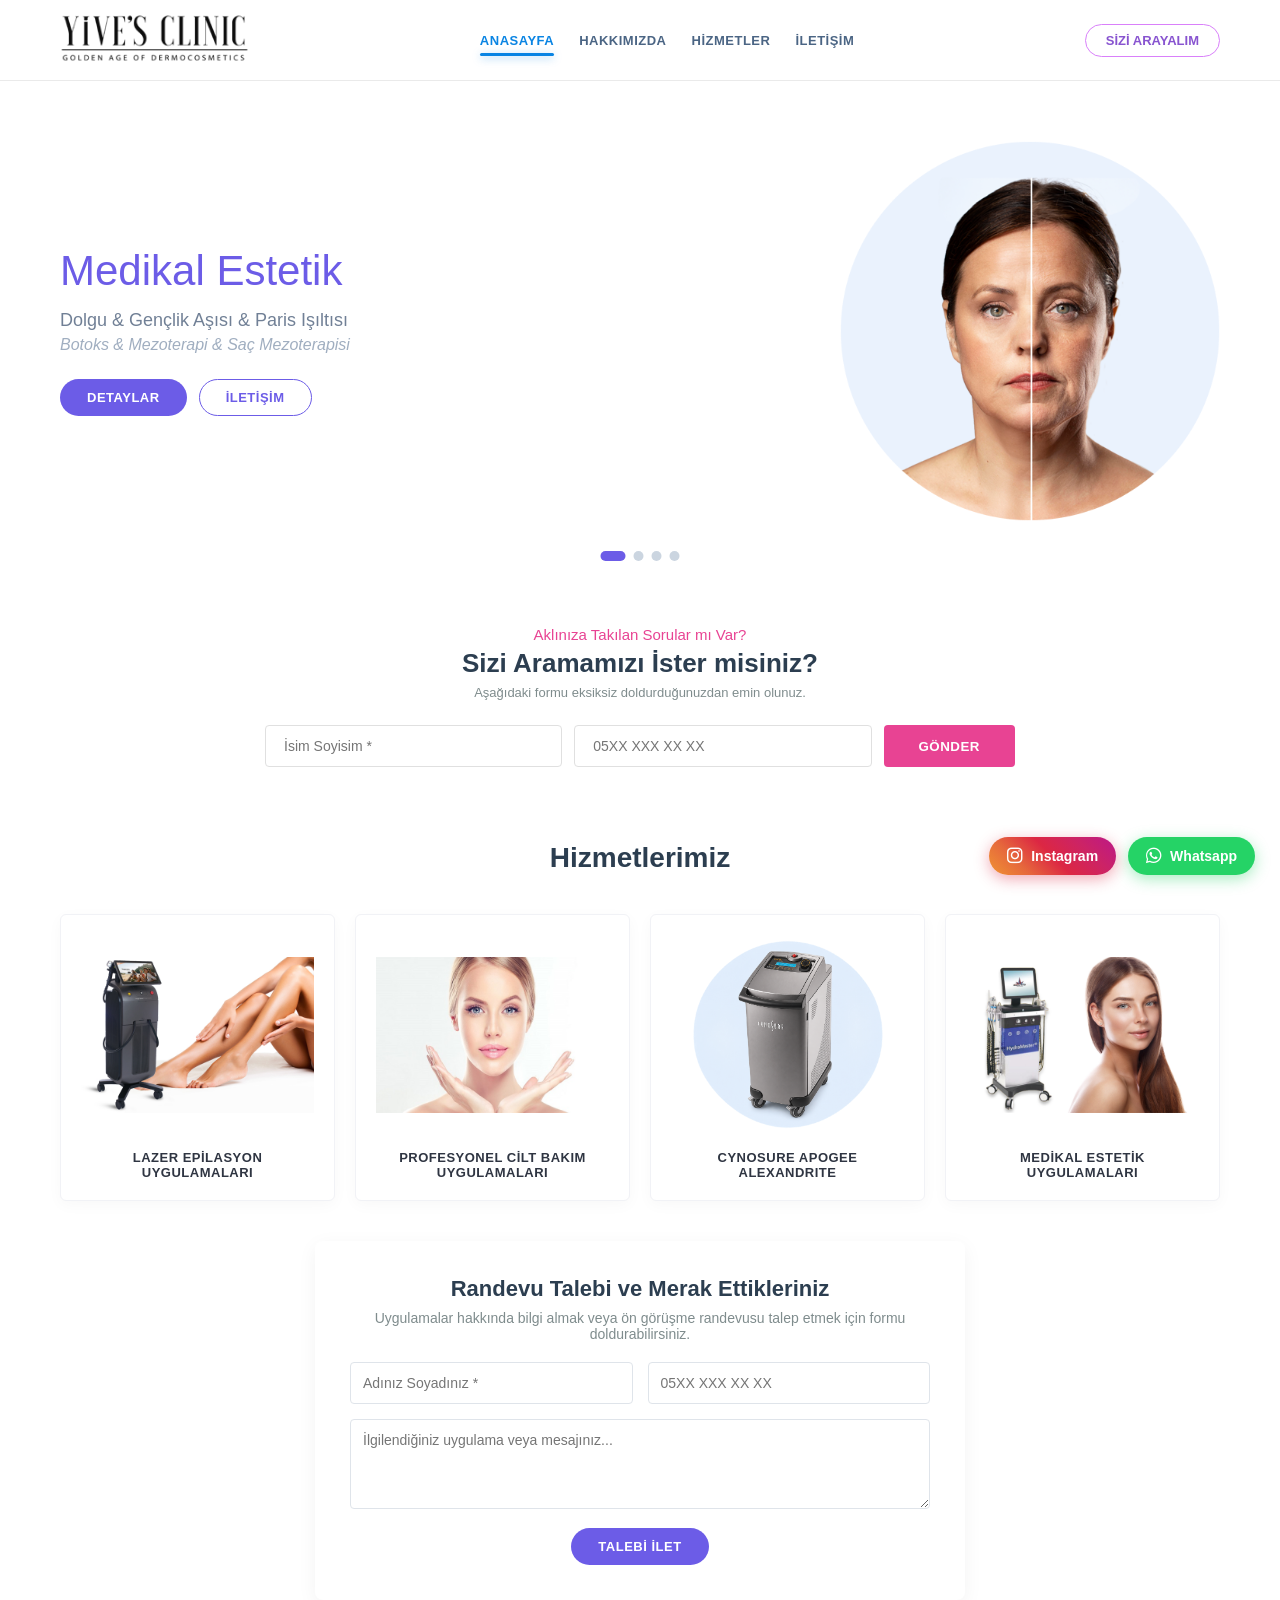
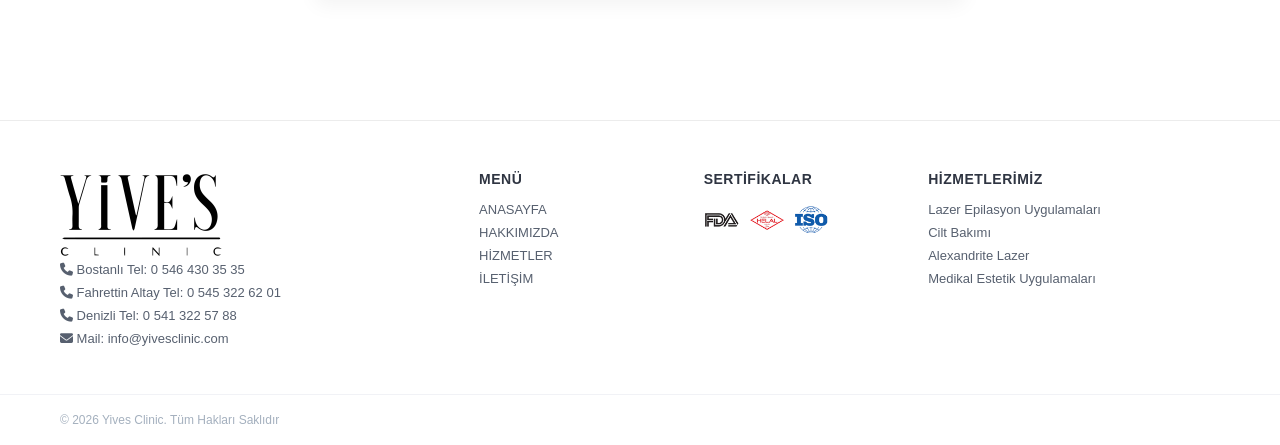
<file: index.html>
<!DOCTYPE html>
<html lang="tr">
<head>
  <meta charset="UTF-8">
  <meta name="viewport" content="width=device-width, initial-scale=1.0">
  <title>Yive's Clinic | Golden Age of Dermocosmetics</title>
  <link rel="stylesheet" href="style.css">
  <!-- FontAwesome İkonları -->
  <link rel="stylesheet" href="https://cdnjs.cloudflare.com/ajax/libs/font-awesome/6.4.0/css/all.min.css">
</head>
<body>

  <!-- Header -->
  <header class="site-header">
    <div class="container header-container">
      <div class="logo-area">
        <a href="#home">
          <!-- images klasöründeki logo dosyasının adını buraya yazabilirsin -->
          <img src="images/logo.png" alt="Yive's Clinic" onerror="this.onerror=null; this.src='https://via.placeholder.com/180x50?text=YIVE%27S+CLINIC'">
        </a>
      </div>

      <nav class="main-nav">
        <ul>
          <li><a href="index.html" class="active">ANASAYFA</a></li>
          <li><a href="hakkimizda.html">HAKKIMIZDA</a></li>
          <li><a href="hizmetlerimiz.html">HİZMETLER</a></li>
          <li><a href="iletisim.html">İLETİŞİM</a></li>
        </ul>
      </nav>

      <div class="header-action">
        <a href="#call-back" class="btn-pill-outline">SİZİ ARAYALIM</a>
      </div>
    </div>
  </header>

  <main>
    <!-- Hero Slider Bölümü -->
    <section class="hero-slider-section" id="home">
      
      <!-- Slide 1: Medikal Estetik -->
      <div class="slide active">
        <div class="container slide-content">
          <div class="slide-text">
            <h2>Medikal Estetik</h2>
            <p class="slide-subtitle">Dolgu & Gençlik Aşısı & Paris Işıltısı</p>
            <p class="slide-details">Botoks & Mezoterapi & Saç Mezoterapisi</p>
            <div class="slide-buttons">
              <a href="hizmetlerimiz.html#medikal-estetik" class="btn btn-primary">DETAYLAR</a>
              <a href="#call-back" class="btn btn-secondary">İLETİŞİM</a>
            </div>
          </div>
          <div class="slide-image">
            <img src="images/medikal-estetik.png" alt="Medikal Estetik" onerror="this.onerror=null; this.src='https://via.placeholder.com/450x450?text=Medikal+Estetik'">
          </div>
        </div>
      </div>

      <!-- Slide 2: Soprano Titanyum -->
      <div class="slide">
        <div class="container slide-content">
          <div class="slide-text">
            <h2>Soprano Titanyum</h2>
            <p class="slide-subtitle">4 Mevsim Ağrısız Buz Lazer Teknolojisi</p>
            <p class="slide-details">Tüm Cilt Tiplerine Uygun, Konforlu Epilasyon</p>
            <div class="slide-buttons">
              <a href="hizmetlerimiz.html#lazer-epilasyon" class="btn btn-primary">DETAYLAR</a>
              <a href="#call-back" class="btn btn-secondary">İLETİŞİM</a>
            </div>
          </div>
          <div class="slide-image">
            <img src="images/soprano-titanium.png" alt="Soprano Titanyum" onerror="this.onerror=null; this.src='https://via.placeholder.com/450x450?text=Soprano+Titanyum'">
          </div>
        </div>
      </div>

      <!-- Slide 3: Cynosure Apogee Alexandrite -->
      <div class="slide">
        <div class="container slide-content">
          <div class="slide-text">
            <h2>Cynosure Apogee Alexandrite</h2>
            <p class="slide-subtitle">Lazer Epilasyon</p>
            <p class="slide-details">Kalıcı ve Güçlü Sonuçlar İçin Altın Standart</p>
            <div class="slide-buttons">
              <a href="hizmetlerimiz.html#alexandrite" class="btn btn-primary">DETAYLAR</a>
              <a href="#call-back" class="btn btn-secondary">İLETİŞİM</a>
            </div>
          </div>
          <div class="slide-image">
            <img src="images/cynosure.png" alt="Cynosure Apogee" onerror="this.onerror=null; this.src='https://via.placeholder.com/450x450?text=Cynosure+Apogee'">
          </div>
        </div>
      </div>

      <!-- Slide 4: Hydramaster -->
      <div class="slide">
        <div class="container slide-content">
          <div class="slide-text">
            <h2>Hydramaster</h2>
            <p class="slide-subtitle">Profesyonel Derinlemesine Cilt Bakımı</p>
            <p class="slide-details">Nemlendirme, Arındırma ve Cilt Yenileme Protokolü</p>
            <div class="slide-buttons">
              <a href="hizmetlerimiz.html#cilt-bakimi" class="btn btn-primary">DETAYLAR</a>
              <a href="#call-back" class="btn btn-secondary">İLETİŞİM</a>
            </div>
          </div>
          <div class="slide-image">
            <img src="images/hydramaster.png" alt="Hydramaster" onerror="this.onerror=null; this.src='https://via.placeholder.com/450x450?text=Hydramaster'">
          </div>
        </div>
      </div>

      <!-- Slider Kontrolleri -->
      <div class="slider-dots">
        <span class="dot active" onclick="currentSlide(0)"></span>
        <span class="dot" onclick="currentSlide(1)"></span>
        <span class="dot" onclick="currentSlide(2)"></span>
        <span class="dot" onclick="currentSlide(3)"></span>
      </div>
    </section>

    <!-- Sizi Arayalım / Lead Formu -->
    <section class="callback-section" id="call-back">
      <div class="container">
        <p class="callback-tag">Aklınıza Takılan Sorular mı Var?</p>
        <h3 class="callback-title">Sizi Aramamızı İster misiniz?</h3>
        <p class="callback-desc">Aşağıdaki formu eksiksiz doldurduğunuzdan emin olunuz.</p>

        <form class="callback-form" id="quickContactForm">
          <input type="text" id="quickName" placeholder="İsim Soyisim *" required>
          <input type="tel" id="quickPhone" placeholder="05XX XXX XX XX" required>
          <button type="submit" class="btn-pink">GÖNDER</button>
        </form>
      </div>
    </section>

    <!-- Hizmetlerimiz Bölümü -->
    <section class="services-section" id="services">
      <div class="container">
        <h3 class="section-heading">Hizmetlerimiz</h3>
        
<div class="services-grid">
          <!-- Kart 1: Lazer Epilasyon (Soprano Titanyum) -->
          <a href="hizmetlerimiz.html#lazer-epilasyon" class="service-card">
            <div class="card-img">
              <img src="images/hizmet-epilasyon.png" alt="Lazer Epilasyon" onerror="this.onerror=null; this.src='https://via.placeholder.com/260x220?text=Lazer+Epilasyon'">
            </div>
            <h4>LAZER EPİLASYON UYGULAMALARI</h4>
          </a>

          <!-- Kart 2: Cilt Bakımı (Hydramaster vb.) -->
          <a href="hizmetlerimiz.html#cilt-bakimi" class="service-card">
            <div class="card-img">
              <img src="images/hizmet-cilt-bakim.png" alt="Cilt Bakımı" onerror="this.onerror=null; this.src='https://via.placeholder.com/260x220?text=Cilt+Bakimi'">
            </div>
            <h4>PROFESYONEL CİLT BAKIM UYGULAMALARI</h4>
          </a>

          <!-- Kart 3: Alexandrite Lazer -->
          <a href="hizmetlerimiz.html#alexandrite" class="service-card">
            <div class="card-img">
              <img src="images/cynosure.png" alt="Alexandrite Lazer" onerror="this.onerror=null; this.src='https://via.placeholder.com/260x220?text=Alexandrite+Lazer'">
            </div>
            <h4>CYNOSURE APOGEE ALEXANDRITE</h4>
          </a>

          <!-- Kart 4: Medikal Estetik -->
          <a href="hizmetlerimiz.html#medikal-estetik" class="service-card">
            <div class="card-img">
              <img src="images/hizmet-medikal.png" alt="Medikal Estetik" onerror="this.onerror=null; this.src='https://via.placeholder.com/260x220?text=Medikal+Estetik'">
            </div>
            <h4>MEDİKAL ESTETİK UYGULAMALARI</h4>
          </a>
        </div>


    <!-- Detaylı Mesaj / Randevu Formu -->
    <section class="contact-box-section" id="about">
      <div class="container">
        <div class="contact-box">
          <h3>Randevu Talebi ve Merak Ettikleriniz</h3>
          <p>Uygulamalar hakkında bilgi almak veya ön görüşme randevusu talep etmek için formu doldurabilirsiniz.</p>
          <form id="fullContactForm">
            <div class="form-row">
              <input type="text" id="fullName" placeholder="Adınız Soyadınız *" required>
              <input type="tel" id="fullPhone" placeholder="05XX XXX XX XX" required>
            </div>
            <textarea id="fullMessage" rows="4" placeholder="İlgilendiğiniz uygulama veya mesajınız..." required></textarea>
            <button type="submit" class="btn btn-primary">TALEBİ İLET</button>
          </form>
        </div>
      </div>
    </section>
  </main>

  <!-- Footer -->
  <footer class="site-footer">
    <div class="container footer-top">
      <div class="footer-col brand-col">
<img src="images/logo2.png" alt="Yive's Clinic" onerror="this.onerror=null; this.src='https://via.placeholder.com/180x50?text=YIVE%27S+CLINIC'">
        <p><i class="fa-solid fa-phone"></i> Bostanlı Tel: 0 546 430 35 35</p>
        <p><i class="fa-solid fa-phone"></i> Fahrettin Altay Tel: 0 545 322 62 01</p>
        <p><i class="fa-solid fa-phone"></i> Denizli Tel: 0 541 322 57 88</p>
        <p><i class="fa-solid fa-envelope"></i> Mail: info@yivesclinic.com</p>
      </div>

      <div class="footer-col links-col">
        <h5>MENÜ</h5>
        <ul>
         <li><a href="index.html">ANASAYFA</a></li>
          <li><a href="hakkimizda.html" class="active">HAKKIMIZDA</a></li>
          <li><a href="hizmetlerimiz.html">HİZMETLER</a></li>
          <li><a href="iletisim.html">İLETİŞİM</a></li>
        </ul>
      </div>

      <div class="footer-col badges-col">
        <h5>SERTİFİKALAR</h5>
        <div class="cert-badges">
          <img src="images/fda.png" alt="FDA Approved" onerror="this.onerror=null; this.src='https://via.placeholder.com/60x30?text=FDA'">
          <img src="images/helal.png" alt="Helal Belgesi" onerror="this.onerror=null; this.src='https://via.placeholder.com/60x30?text=HELAL'">
          <img src="images/iso.png" alt="ISO Standard" onerror="this.onerror=null; this.src='https://via.placeholder.com/60x30?text=ISO'">
        </div>
      </div>

      <div class="footer-col services-list-col">
        <h5>HİZMETLERİMİZ</h5>
        <ul>
	  <li><a href="hizmetlerimiz.html#lazer-epilasyon">Lazer Epilasyon Uygulamaları</a></li>
          <li><a href="hizmetlerimiz.html#cilt-bakimi">Cilt Bakımı</a></li>
          <li><a href="hizmetlerimiz.html#alexandrite">Alexandrite Lazer</a></li>
	  <li><a href="hizmetlerimiz.html#medikal-estetik">Medikal Estetik Uygulamaları</a></li>
        </ul>
      </div>
    </div>

    <div class="footer-bottom">
      <div class="container footer-bottom-inner">
        <p>© 2026 Yives Clinic. Tüm Hakları Saklıdır</p>
        </div>
      </div>
    </div>
  </footer>

<!-- Sabit İletişim Butonları -->
<div class="floating-actions-group">
  <!-- Instagram Butonu -->
  <a href="https://instagram.com/yivesclinic" 
     class="action-float instagram-float" 
     target="_blank" 
     rel="noopener noreferrer" 
     title="Instagram'da Takip Edin">
    <i class="fa-brands fa-instagram"></i>
    <span>Instagram</span>
  </a>

  <!-- WhatsApp Butonu -->
  <a href="https://wa.me/905453226202?text=Merhaba,%20yivesclinic.com%20üzerinden%20ulaşıyorum.%20Bilgi%20ve%20randevu%20almak%20istiyorum." 
     class="action-float whatsapp-float" 
     target="_blank" 
     rel="noopener noreferrer" 
     title="WhatsApp ile İletişime Geçin">
    <i class="fa-brands fa-whatsapp"></i>
    <span>Whatsapp</span>
  </a>
</div>

  <script src="script.js"></script>
</body>
</html>
</file>
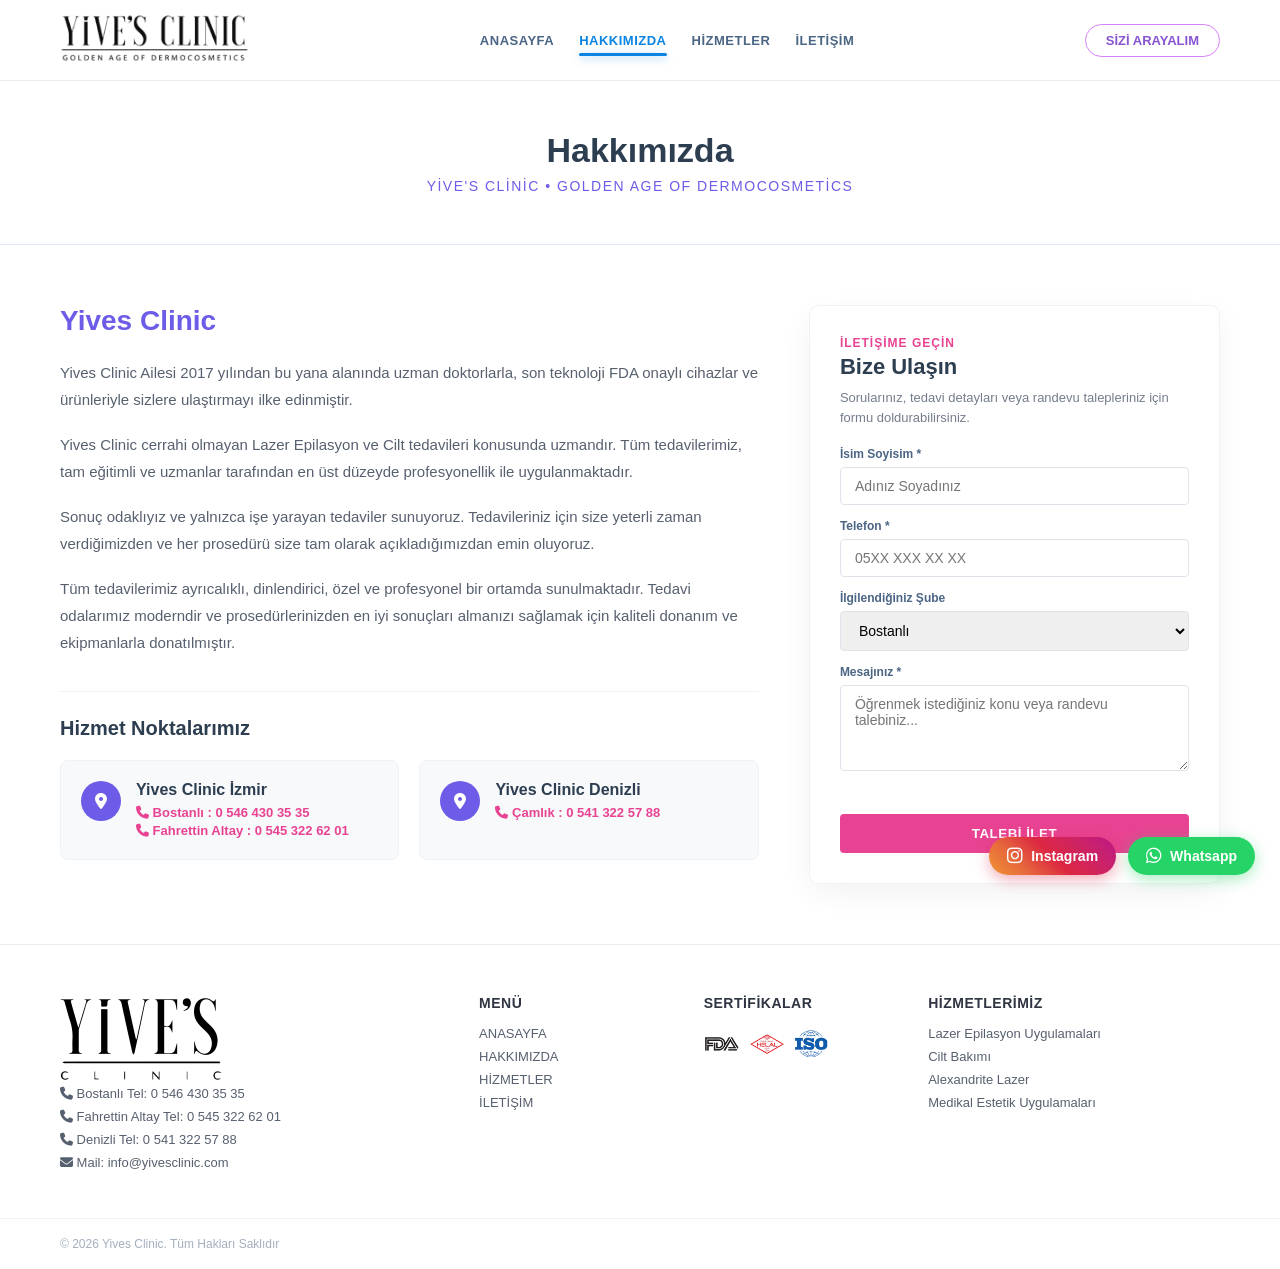
<file: hakkimizda.html>
<!DOCTYPE html>
<html lang="tr">
<head>
  <meta charset="UTF-8">
  <meta name="viewport" content="width=device-width, initial-scale=1.0">
  <title>Hakkımızda | Yive's Clinic</title>
  <link rel="stylesheet" href="style.css">
  <link rel="stylesheet" href="https://cdnjs.cloudflare.com/ajax/libs/font-awesome/6.4.0/css/all.min.css">
</head>
<body>

  <!-- Header -->
  <header class="site-header">
    <div class="container header-container">
      <div class="logo-area">
        <a href="index.html">
          <img src="images/logo.png" alt="Yive's Clinic" onerror="this.onerror=null; this.src='https://via.placeholder.com/180x50?text=YIVE%27S+CLINIC'">
        </a>
      </div>

      <nav class="main-nav">
        <ul>
          <li><a href="index.html">ANASAYFA</a></li>
          <li><a href="hakkimizda.html" class="active">HAKKIMIZDA</a></li>
          <li><a href="hizmetlerimiz.html">HİZMETLER</a></li>
          <li><a href="iletisim.html">İLETİŞİM</a></li>
        </ul>
      </nav>

      <div class="header-action">
        <a href="index.html#call-back" class="btn-pill-outline">SİZİ ARAYALIM</a>
      </div>
    </div>
  </header>

  <!-- Sayfa Başlık Alanı (Hero Banner) -->
  <section class="page-title-banner">
    <div class="container">
      <h1>Hakkımızda</h1>
      <p>Yive's Clinic • Golden Age of Dermocosmetics</p>
    </div>
  </section>

  <!-- Ana İçerik: Sol Metin + Sağ Form -->
  <main class="page-content-section">
    <div class="container page-content-grid">
      
      <!-- Sol Taraf: Tanıtım Metni ve Şubeler -->
      <article class="content-text-col">
        <h2>Yives Clinic</h2>
        
        <p>Yives Clinic Ailesi 2017 yılından bu yana alanında uzman doktorlarla, son teknoloji FDA onaylı cihazlar ve ürünleriyle sizlere ulaştırmayı ilke edinmiştir.</p>
        
        <p>Yives Clinic cerrahi olmayan Lazer Epilasyon ve Cilt tedavileri konusunda uzmandır. Tüm tedavilerimiz, tam eğitimli ve uzmanlar tarafından en üst düzeyde profesyonellik ile uygulanmaktadır.</p>
        
        <p>Sonuç odaklıyız ve yalnızca işe yarayan tedaviler sunuyoruz. Tedavileriniz için size yeterli zaman verdiğimizden ve her prosedürü size tam olarak açıkladığımızdan emin oluyoruz.</p>
        
        <p>Tüm tedavilerimiz ayrıcalıklı, dinlendirici, özel ve profesyonel bir ortamda sunulmaktadır. Tedavi odalarımız moderndir ve prosedürlerinizden en iyi sonuçları almanızı sağlamak için kaliteli donanım ve ekipmanlarla donatılmıştır.</p>

        <!-- Hizmet Noktaları / Şubeler Kartı -->
                <div class="clinic-branches">
          <h3>Hizmet Noktalarımız</h3>
          
          <div class="branches-grid">
            <div class="branch-card">
              <div class="branch-icon"><i class="fa-solid fa-location-dot"></i></div>
              <div class="branch-info">
                <h4>Yives Clinic İzmir</h4>
                <a href="tel:05464303535" class="branch-phone"><i class="fa-solid fa-phone"></i>  Bostanlı : 0 546 430 35 35</a>
<a href="tel:05453226201" class="branch-phone"><i class="fa-solid fa-phone"></i>  Fahrettin Altay : 0 545 322 62 01</a>
              </div>
            </div>

            <div class="branch-card">
              <div class="branch-icon"><i class="fa-solid fa-location-dot"></i></div>
              <div class="branch-info">
                <h4>Yives Clinic Denizli</h4>
                <a href="tel:05413225788" class="branch-phone"><i class="fa-solid fa-phone"></i> Çamlık : 0 541 322 57 88</a>
              </div>
            </div>
          </div>
        </div>
      </article>

      <!-- Sağ Taraf: Bize Ulaşın Formu -->
      <aside class="content-form-col" id="about-contact">
        <div class="sidebar-contact-card">
          <p class="form-tag">İletişime Geçin</p>
          <h3>Bize Ulaşın</h3>
          <p class="form-desc">Sorularınız, tedavi detayları veya randevu talepleriniz için formu doldurabilirsiniz.</p>

          <form id="aboutContactForm">
            <div class="form-group">
              <label for="sideName">İsim Soyisim *</label>
              <input type="text" id="sideName" placeholder="Adınız Soyadınız" required>
            </div>

            <div class="form-group">
              <label for="sidePhone">Telefon *</label>
              <input type="tel" id="sidePhone" placeholder="05XX XXX XX XX" required>
            </div>

            <div class="form-group">
              <label for="sideBranch">İlgilendiğiniz Şube</label>
              <select id="sideBranch">
                <option value="Bostanlı">Bostanlı</option>
		<option value="Fahrettin Altay">Fahrettin Altay</option>
                <option value="Denizli">Denizli</option>
              </select>
            </div>

            <div class="form-group">
              <label for="sideMessage">Mesajınız *</label>
              <textarea id="sideMessage" rows="4" placeholder="Öğrenmek istediğiniz konu veya randevu talebiniz..." required></textarea>
            </div>

            <button type="submit" class="btn-pink btn-block">TALEBİ İLET</button>
          </form>
        </div>
      </aside>

    </div>
  </main>

  <!-- Footer -->
  <footer class="site-footer">
    <div class="container footer-top">
      <div class="footer-col brand-col">
<img src="images/logo2.png" alt="Yive's Clinic" onerror="this.onerror=null; this.src='https://via.placeholder.com/180x50?text=YIVE%27S+CLINIC'">
        <p><i class="fa-solid fa-phone"></i> Bostanlı Tel: 0 546 430 35 35</p>
        <p><i class="fa-solid fa-phone"></i> Fahrettin Altay Tel: 0 545 322 62 01</p>
        <p><i class="fa-solid fa-phone"></i> Denizli Tel: 0 541 322 57 88</p>
        <p><i class="fa-solid fa-envelope"></i> Mail: info@yivesclinic.com</p>
      </div>

      <div class="footer-col links-col">
        <h5>MENÜ</h5>
        <ul>
          <li><a href="index.html">ANASAYFA</a></li>
          <li><a href="hakkimizda.html" class="active">HAKKIMIZDA</a></li>
          <li><a href="hizmetlerimiz.html">HİZMETLER</a></li>
          <li><a href="iletisim.html">İLETİŞİM</a></li>
        </ul>
      </div>

      <div class="footer-col badges-col">
        <h5>SERTİFİKALAR</h5>
        <div class="cert-badges">
          <img src="images/fda.png" alt="FDA Approved" onerror="this.onerror=null; this.src='https://via.placeholder.com/60x30?text=FDA'">
          <img src="images/helal.png" alt="Helal Belgesi" onerror="this.onerror=null; this.src='https://via.placeholder.com/60x30?text=HELAL'">
          <img src="images/iso.png" alt="ISO Standard" onerror="this.onerror=null; this.src='https://via.placeholder.com/60x30?text=ISO'">
        </div>
      </div>

      <div class="footer-col services-list-col">
        <h5>HİZMETLERİMİZ</h5>
        <ul>
          <li><a href="hizmetlerimiz.html#lazer-epilasyon">Lazer Epilasyon Uygulamaları</a></li>
          <li><a href="hizmetlerimiz.html#cilt-bakimi">Cilt Bakımı</a></li>
          <li><a href="hizmetlerimiz.html#alexandrite">Alexandrite Lazer</a></li>
	  <li><a href="hizmetlerimiz.html#medikal-estetik">Medikal Estetik Uygulamaları</a></li>
        </ul>
      </div>
    </div>

    <div class="footer-bottom">
      <div class="container footer-bottom-inner">
        <p>© 2026 Yives Clinic. Tüm Hakları Saklıdır</p>
        </div>
      </div>
    </div>
  </footer>

<!-- Sabit İletişim Butonları -->
<div class="floating-actions-group">
  <!-- Instagram Butonu -->
  <a href="https://instagram.com/yivesclinic" 
     class="action-float instagram-float" 
     target="_blank" 
     rel="noopener noreferrer" 
     title="Instagram'da Takip Edin">
    <i class="fa-brands fa-instagram"></i>
    <span>Instagram</span>
  </a>

  <!-- WhatsApp Butonu -->
  <a href="https://wa.me/905453226202?text=Merhaba,%20yivesclinic.com%20üzerinden%20ulaşıyorum.%20Bilgi%20ve%20randevu%20almak%20istiyorum." 
     class="action-float whatsapp-float" 
     target="_blank" 
     rel="noopener noreferrer" 
     title="WhatsApp ile İletişime Geçin">
    <i class="fa-brands fa-whatsapp"></i>
    <span>Whatsapp</span>
  </a>
</div>

  <script src="script.js"></script>
</body>
</html>
</file>
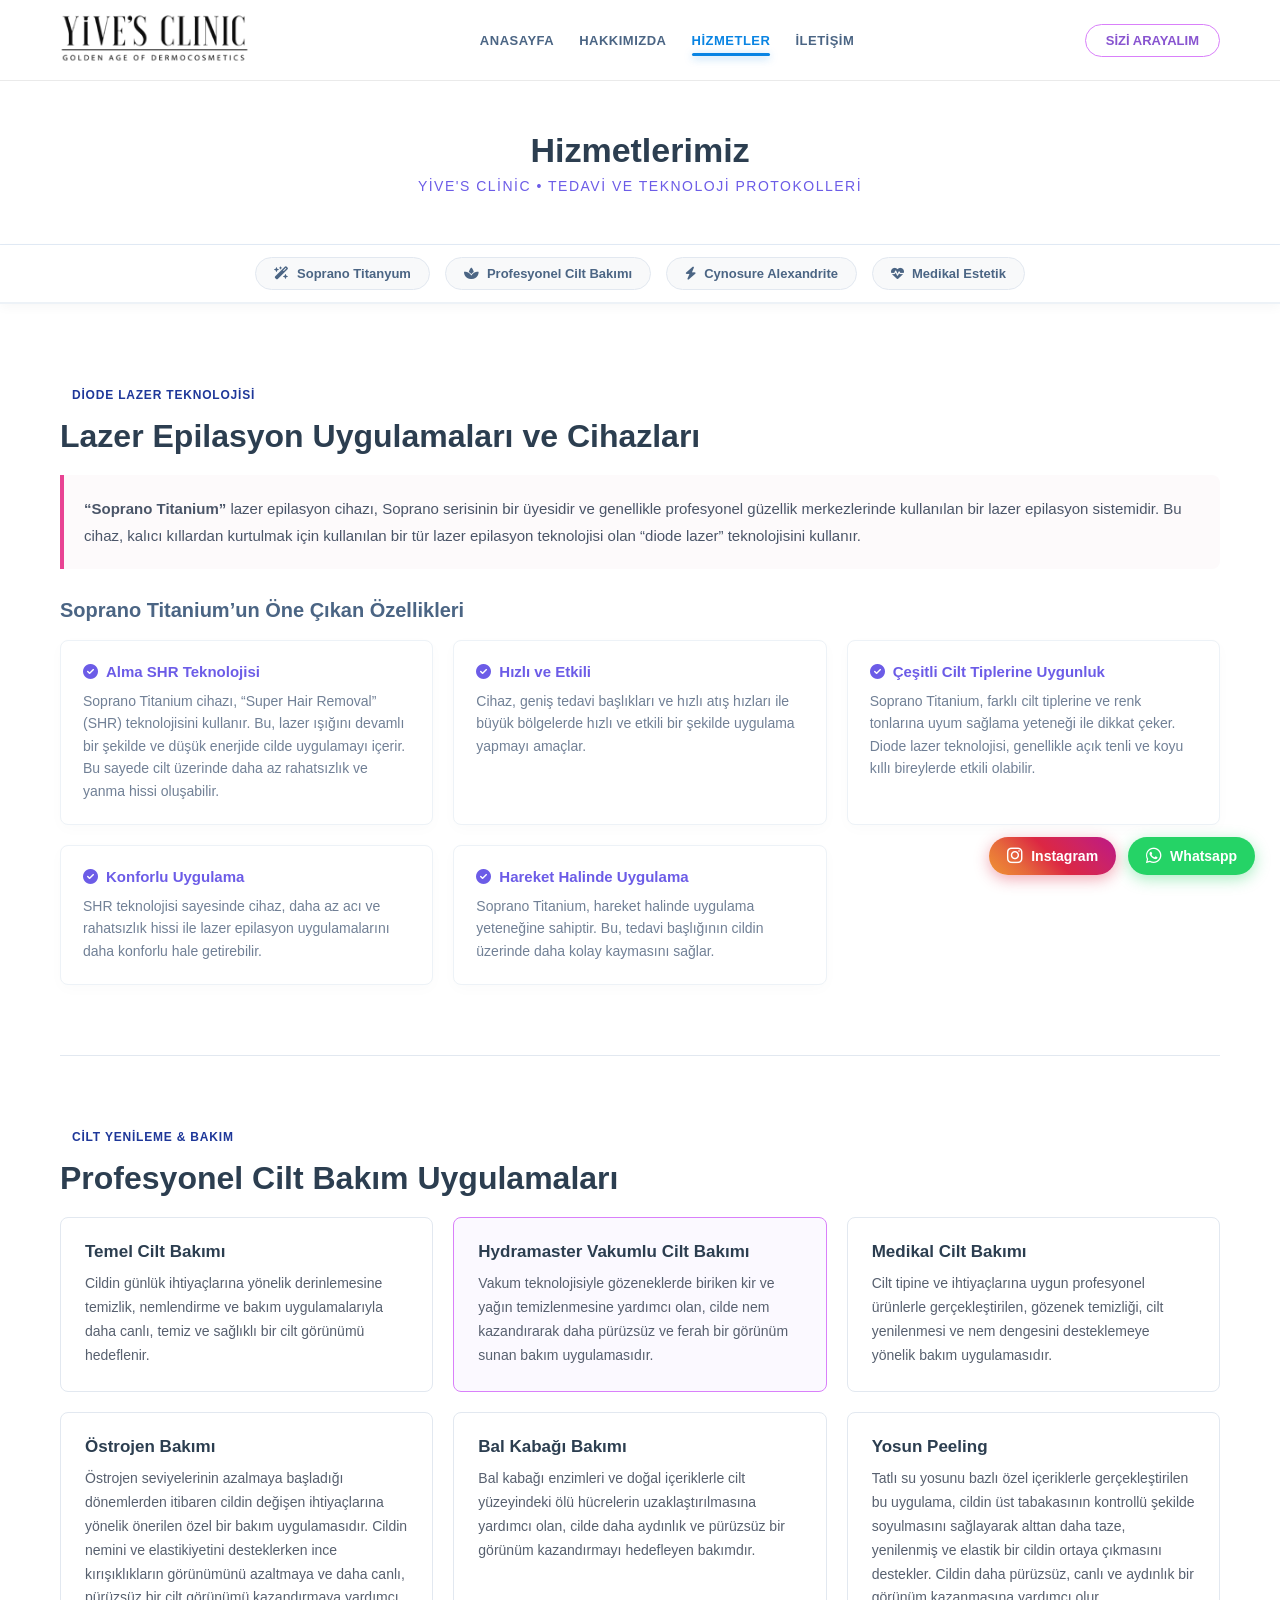
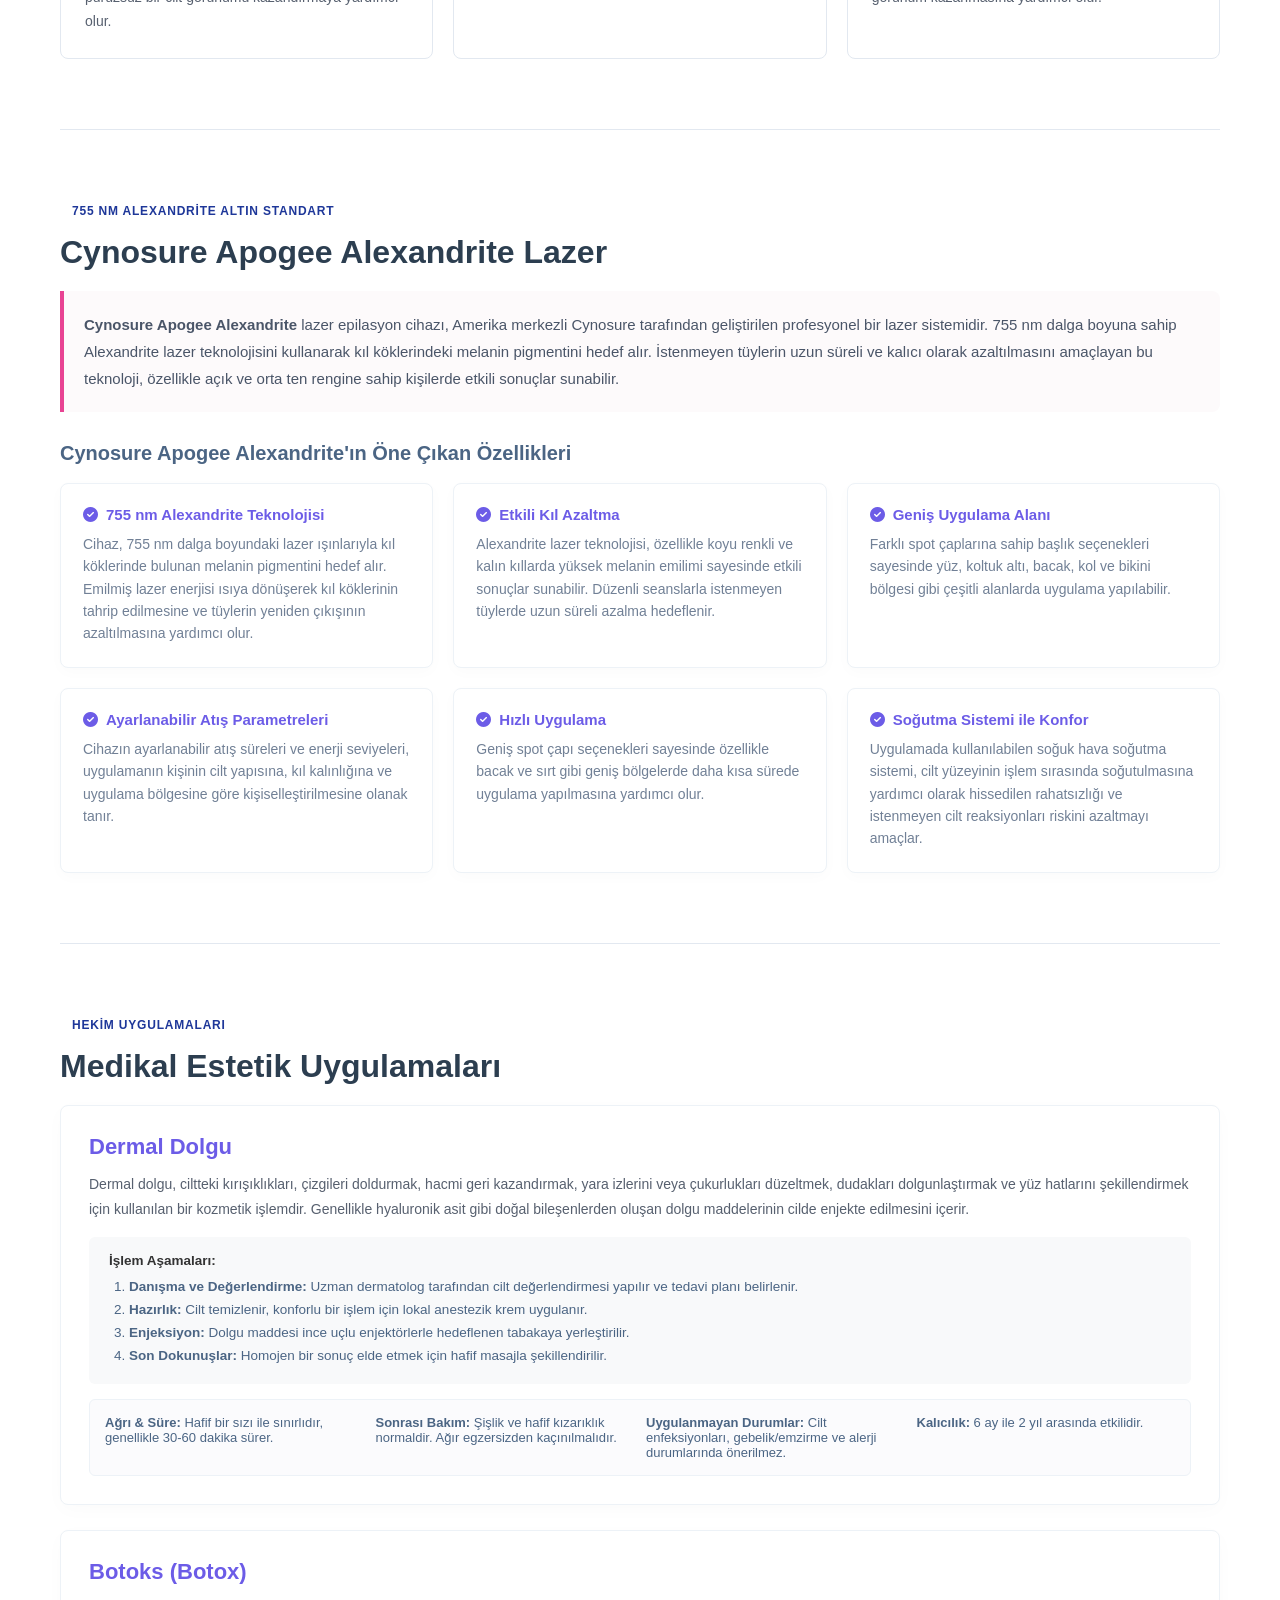
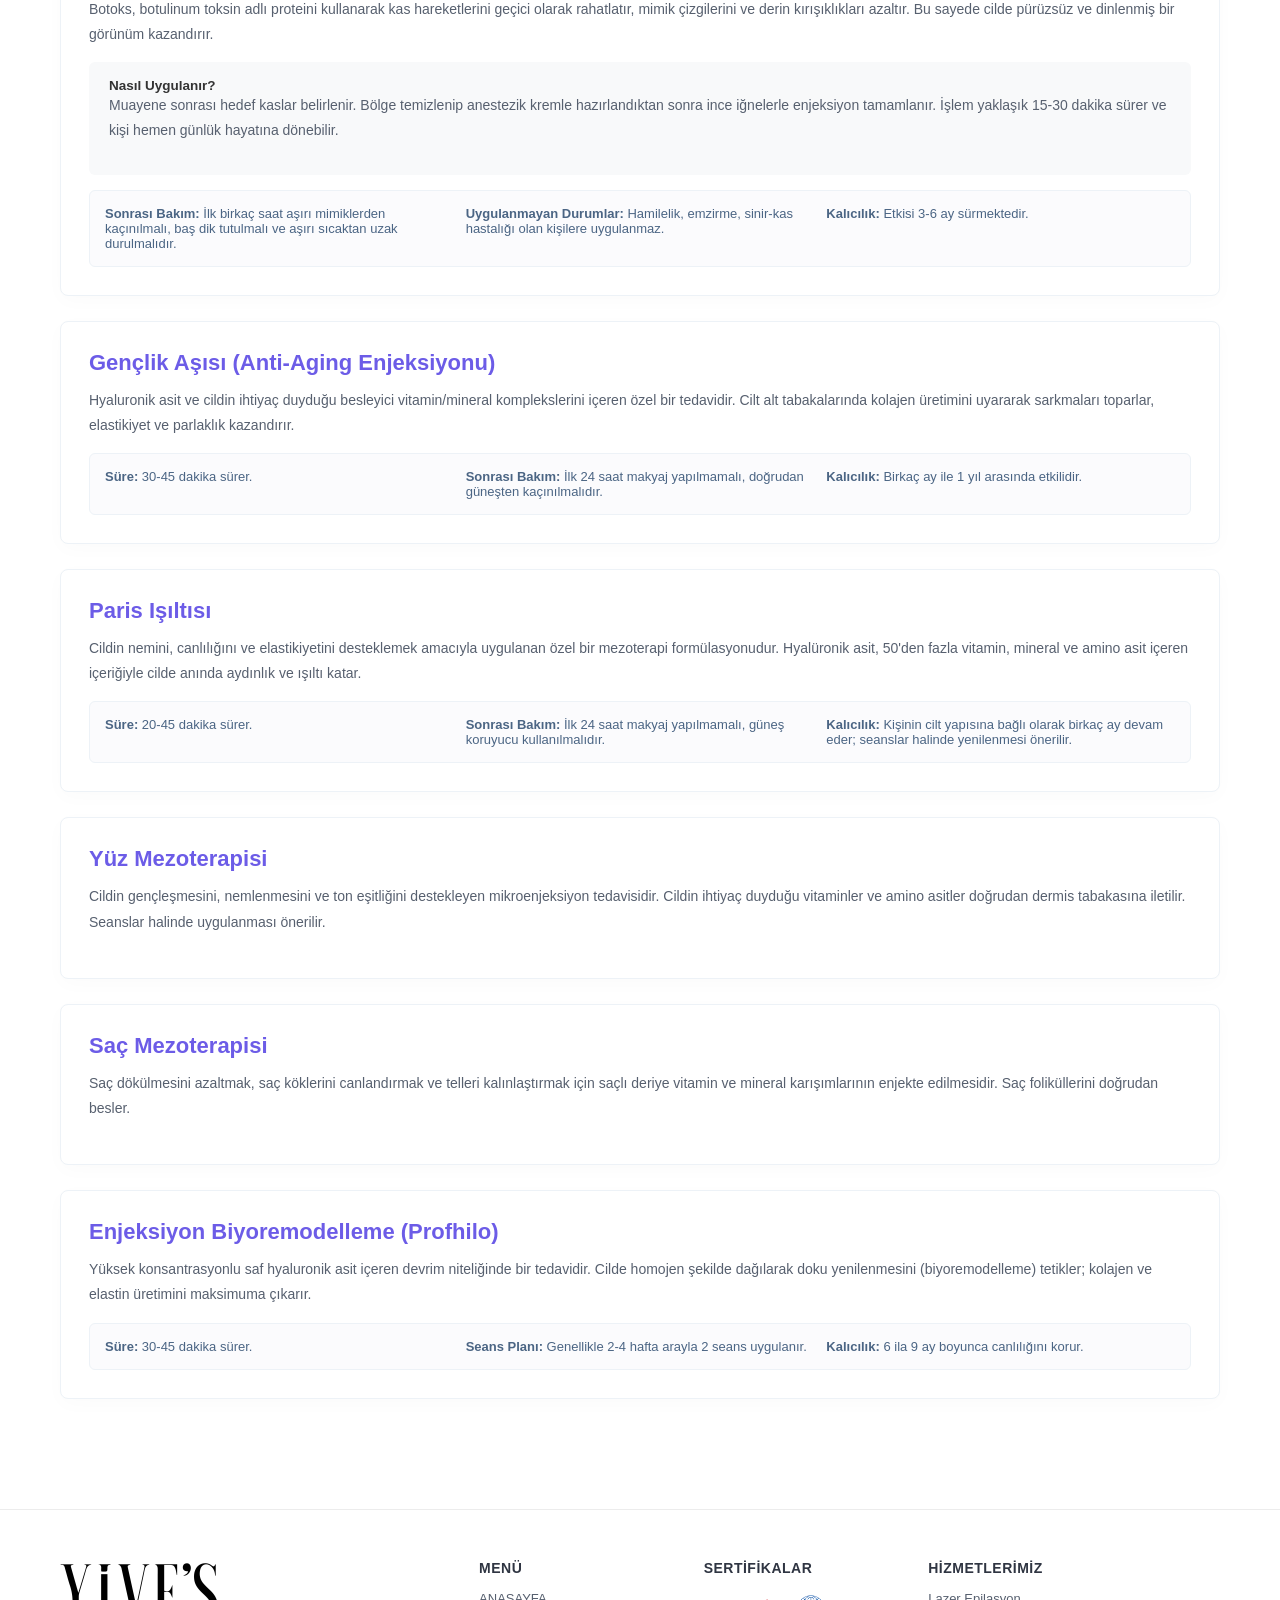
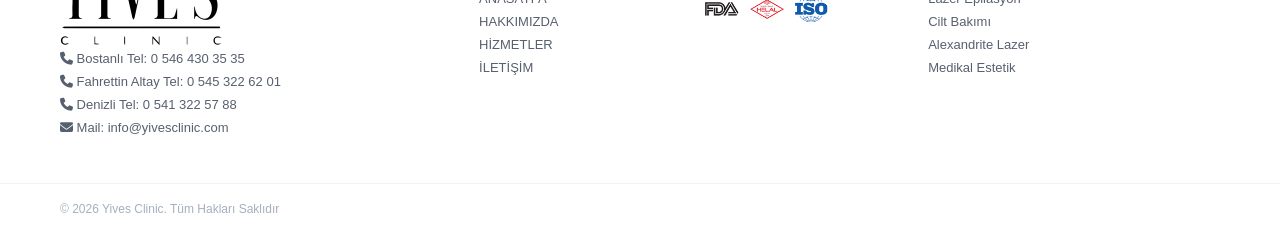
<file: hizmetlerimiz.html>
<!DOCTYPE html>
<html lang="tr">
<head>
  <meta charset="UTF-8">
  <meta name="viewport" content="width=device-width, initial-scale=1.0">
  <title>Hizmetlerimiz | Yive's Clinic</title>
  <link rel="stylesheet" href="style.css">
  <link rel="stylesheet" href="https://cdnjs.cloudflare.com/ajax/libs/font-awesome/6.4.0/css/all.min.css">
</head>
<body>


  <!-- Header -->
  <header class="site-header">
    <div class="container header-container">
      <div class="logo-area">
        <a href="index.html">
          <img src="images/logo.png" alt="Yive's Clinic" onerror="this.onerror=null; this.src='https://via.placeholder.com/180x50?text=YIVE%27S+CLINIC'">
        </a>
      </div>

      <nav class="main-nav">
        <ul>
          <li><a href="index.html">ANASAYFA</a></li>
          <li><a href="hakkimizda.html">HAKKIMIZDA</a></li>
          <li><a href="hizmetlerimiz.html" class="active">HİZMETLER</a></li>
          <li><a href="iletisim.html">İLETİŞİM</a></li>
        </ul>
      </nav>

      <div class="header-action">
        <a href="index.html#call-back" class="btn-pill-outline">SİZİ ARAYALIM</a>
      </div>
    </div>
  </header>

  <!-- Sayfa Başlık Alanı -->
  <section class="page-title-banner">
    <div class="container">
      <h1>Hizmetlerimiz</h1>
      <p>Yive's Clinic • Tedavi ve Teknoloji Protokolleri</p>
    </div>
  </section>

  <!-- Hızlı Atlama / Sayfa İçi Sticky Navigasyon Barı -->
  <nav class="services-subnav">
    <div class="container services-subnav-inner">
      <a href="#lazer-epilasyon" class="subnav-item"><i class="fa-solid fa-wand-magic-sparkles"></i> Soprano Titanyum</a>
      <a href="#cilt-bakimi" class="subnav-item"><i class="fa-solid fa-spa"></i> Profesyonel Cilt Bakımı</a>
      <a href="#alexandrite" class="subnav-item"><i class="fa-solid fa-bolt"></i> Cynosure Alexandrite</a>
      <a href="#medikal-estetik" class="subnav-item"><i class="fa-solid fa-heart-pulse"></i> Medikal Estetik</a>
    </div>
  </nav>

  <!-- Ana İçerik Bloğu -->
  <main class="services-content-wrapper">
    <div class="container">

      <!-- BÖLÜM 1: LAZER EPİLASYON (SOPRANO TITANIUM) -->
      <section id="lazer-epilasyon" class="service-detail-section">
        <div class="section-badge">Diode Lazer Teknolojisi</div>
        <h2>Lazer Epilasyon Uygulamaları ve Cihazları</h2>
        
        <div class="service-highlight-box">
          <p><strong>“Soprano Titanium”</strong> lazer epilasyon cihazı, Soprano serisinin bir üyesidir ve genellikle profesyonel güzellik merkezlerinde kullanılan bir lazer epilasyon sistemidir. Bu cihaz, kalıcı kıllardan kurtulmak için kullanılan bir tür lazer epilasyon teknolojisi olan “diode lazer” teknolojisini kullanır.</p>
        </div>

        <h3>Soprano Titanium’un Öne Çıkan Özellikleri</h3>
        <div class="feature-cards-grid">
          <div class="feature-card">
            <h4><i class="fa-solid fa-check-circle"></i> Alma SHR Teknolojisi</h4>
            <p>Soprano Titanium cihazı, “Super Hair Removal” (SHR) teknolojisini kullanır. Bu, lazer ışığını devamlı bir şekilde ve düşük enerjide cilde uygulamayı içerir. Bu sayede cilt üzerinde daha az rahatsızlık ve yanma hissi oluşabilir.</p>
          </div>
          <div class="feature-card">
            <h4><i class="fa-solid fa-check-circle"></i> Hızlı ve Etkili</h4>
            <p>Cihaz, geniş tedavi başlıkları ve hızlı atış hızları ile büyük bölgelerde hızlı ve etkili bir şekilde uygulama yapmayı amaçlar.</p>
          </div>
          <div class="feature-card">
            <h4><i class="fa-solid fa-check-circle"></i> Çeşitli Cilt Tiplerine Uygunluk</h4>
            <p>Soprano Titanium, farklı cilt tiplerine ve renk tonlarına uyum sağlama yeteneği ile dikkat çeker. Diode lazer teknolojisi, genellikle açık tenli ve koyu kıllı bireylerde etkili olabilir.</p>
          </div>
          <div class="feature-card">
            <h4><i class="fa-solid fa-check-circle"></i> Konforlu Uygulama</h4>
            <p>SHR teknolojisi sayesinde cihaz, daha az acı ve rahatsızlık hissi ile lazer epilasyon uygulamalarını daha konforlu hale getirebilir.</p>
          </div>
          <div class="feature-card">
            <h4><i class="fa-solid fa-check-circle"></i> Hareket Halinde Uygulama</h4>
            <p>Soprano Titanium, hareket halinde uygulama yeteneğine sahiptir. Bu, tedavi başlığının cildin üzerinde daha kolay kaymasını sağlar.</p>
          </div>
        </div>
      </section>

      <hr class="section-divider">

      <!-- BÖLÜM 2: PROFESYONEL CİLT BAKIMLARI (HYDRAMASTER VB.) -->
      <section id="cilt-bakimi" class="service-detail-section">
        <div class="section-badge">Cilt Yenileme & Bakım</div>
        <h2>Profesyonel Cilt Bakım Uygulamaları</h2>

        <div class="sub-treatments-grid">
          <div class="treatment-card">
            <h4>Temel Cilt Bakımı</h4>
            <p>Cildin günlük ihtiyaçlarına yönelik derinlemesine temizlik, nemlendirme ve bakım uygulamalarıyla daha canlı, temiz ve sağlıklı bir cilt görünümü hedeflenir.</p>
          </div>
          <div class="treatment-card featured-border">
            <h4>Hydramaster Vakumlu Cilt Bakımı</h4>
            <p>Vakum teknolojisiyle gözeneklerde biriken kir ve yağın temizlenmesine yardımcı olan, cilde nem kazandırarak daha pürüzsüz ve ferah bir görünüm sunan bakım uygulamasıdır.</p>
          </div>
          <div class="treatment-card">
            <h4>Medikal Cilt Bakımı</h4>
            <p>Cilt tipine ve ihtiyaçlarına uygun profesyonel ürünlerle gerçekleştirilen, gözenek temizliği, cilt yenilenmesi ve nem dengesini desteklemeye yönelik bakım uygulamasıdır.</p>
          </div>
          <div class="treatment-card">
            <h4>Östrojen Bakımı</h4>
            <p>Östrojen seviyelerinin azalmaya başladığı dönemlerden itibaren cildin değişen ihtiyaçlarına yönelik önerilen özel bir bakım uygulamasıdır. Cildin nemini ve elastikiyetini desteklerken ince kırışıklıkların görünümünü azaltmaya ve daha canlı, pürüzsüz bir cilt görünümü kazandırmaya yardımcı olur.</p>
          </div>
          <div class="treatment-card">
            <h4>Bal Kabağı Bakımı</h4>
            <p>Bal kabağı enzimleri ve doğal içeriklerle cilt yüzeyindeki ölü hücrelerin uzaklaştırılmasına yardımcı olan, cilde daha aydınlık ve pürüzsüz bir görünüm kazandırmayı hedefleyen bakımdır.</p>
          </div>
          <div class="treatment-card">
            <h4>Yosun Peeling</h4>
            <p>Tatlı su yosunu bazlı özel içeriklerle gerçekleştirilen bu uygulama, cildin üst tabakasının kontrollü şekilde soyulmasını sağlayarak alttan daha taze, yenilenmiş ve elastik bir cildin ortaya çıkmasını destekler. Cildin daha pürüzsüz, canlı ve aydınlık bir görünüm kazanmasına yardımcı olur.</p>
          </div>
        </div>
      </section>

      <hr class="section-divider">

      <!-- BÖLÜM 3: CYNOSURE APOGEE ALEXANDRITE -->
      <section id="alexandrite" class="service-detail-section">
        <div class="section-badge">755 nm Alexandrite Altın Standart</div>
        <h2>Cynosure Apogee Alexandrite Lazer</h2>

        <div class="service-highlight-box">
          <p><strong>Cynosure Apogee Alexandrite</strong> lazer epilasyon cihazı, Amerika merkezli Cynosure tarafından geliştirilen profesyonel bir lazer sistemidir. 755 nm dalga boyuna sahip Alexandrite lazer teknolojisini kullanarak kıl köklerindeki melanin pigmentini hedef alır. İstenmeyen tüylerin uzun süreli ve kalıcı olarak azaltılmasını amaçlayan bu teknoloji, özellikle açık ve orta ten rengine sahip kişilerde etkili sonuçlar sunabilir.</p>
        </div>

        <h3>Cynosure Apogee Alexandrite'ın Öne Çıkan Özellikleri</h3>
        <div class="feature-cards-grid">
          <div class="feature-card">
            <h4><i class="fa-solid fa-check-circle"></i> 755 nm Alexandrite Teknolojisi</h4>
            <p>Cihaz, 755 nm dalga boyundaki lazer ışınlarıyla kıl köklerinde bulunan melanin pigmentini hedef alır. Emilmiş lazer enerjisi ısıya dönüşerek kıl köklerinin tahrip edilmesine ve tüylerin yeniden çıkışının azaltılmasına yardımcı olur.</p>
          </div>
          <div class="feature-card">
            <h4><i class="fa-solid fa-check-circle"></i> Etkili Kıl Azaltma</h4>
            <p>Alexandrite lazer teknolojisi, özellikle koyu renkli ve kalın kıllarda yüksek melanin emilimi sayesinde etkili sonuçlar sunabilir. Düzenli seanslarla istenmeyen tüylerde uzun süreli azalma hedeflenir.</p>
          </div>
          <div class="feature-card">
            <h4><i class="fa-solid fa-check-circle"></i> Geniş Uygulama Alanı</h4>
            <p>Farklı spot çaplarına sahip başlık seçenekleri sayesinde yüz, koltuk altı, bacak, kol ve bikini bölgesi gibi çeşitli alanlarda uygulama yapılabilir.</p>
          </div>
          <div class="feature-card">
            <h4><i class="fa-solid fa-check-circle"></i> Ayarlanabilir Atış Parametreleri</h4>
            <p>Cihazın ayarlanabilir atış süreleri ve enerji seviyeleri, uygulamanın kişinin cilt yapısına, kıl kalınlığına ve uygulama bölgesine göre kişiselleştirilmesine olanak tanır.</p>
          </div>
          <div class="feature-card">
            <h4><i class="fa-solid fa-check-circle"></i> Hızlı Uygulama</h4>
            <p>Geniş spot çapı seçenekleri sayesinde özellikle bacak ve sırt gibi geniş bölgelerde daha kısa sürede uygulama yapılmasına yardımcı olur.</p>
          </div>
          <div class="feature-card">
            <h4><i class="fa-solid fa-check-circle"></i> Soğutma Sistemi ile Konfor</h4>
            <p>Uygulamada kullanılabilen soğuk hava soğutma sistemi, cilt yüzeyinin işlem sırasında soğutulmasına yardımcı olarak hissedilen rahatsızlığı ve istenmeyen cilt reaksiyonları riskini azaltmayı amaçlar.</p>
          </div>
        </div>
      </section>

      <hr class="section-divider">

      <!-- BÖLÜM 4: MEDİKAL ESTETİK PROTOKOLLERİ -->
      <section id="medikal-estetik" class="service-detail-section">
        <div class="section-badge">Hekim Uygulamaları</div>
        <h2>Medikal Estetik Uygulamaları</h2>

        <div class="medical-treatments-list">
          
          <!-- Dolgu -->
          <article class="medical-item">
            <h3>Dermal Dolgu</h3>
            <p>Dermal dolgu, ciltteki kırışıklıkları, çizgileri doldurmak, hacmi geri kazandırmak, yara izlerini veya çukurlukları düzeltmek, dudakları dolgunlaştırmak ve yüz hatlarını şekillendirmek için kullanılan bir kozmetik işlemdir. Genellikle hyaluronik asit gibi doğal bileşenlerden oluşan dolgu maddelerinin cilde enjekte edilmesini içerir.</p>
            <div class="steps-box">
              <strong>İşlem Aşamaları:</strong>
              <ol>
                <li><strong>Danışma ve Değerlendirme:</strong> Uzman dermatolog tarafından cilt değerlendirmesi yapılır ve tedavi planı belirlenir.</li>
                <li><strong>Hazırlık:</strong> Cilt temizlenir, konforlu bir işlem için lokal anestezik krem uygulanır.</li>
                <li><strong>Enjeksiyon:</strong> Dolgu maddesi ince uçlu enjektörlerle hedeflenen tabakaya yerleştirilir.</li>
                <li><strong>Son Dokunuşlar:</strong> Homojen bir sonuç elde etmek için hafif masajla şekillendirilir.</li>
              </ol>
            </div>
            <div class="faq-mini-grid">
              <div><strong>Ağrı & Süre:</strong> Hafif bir sızı ile sınırlıdır, genellikle 30-60 dakika sürer.</div>
              <div><strong>Sonrası Bakım:</strong> Şişlik ve hafif kızarıklık normaldir. Ağır egzersizden kaçınılmalıdır.</div>
              <div><strong>Uygulanmayan Durumlar:</strong> Cilt enfeksiyonları, gebelik/emzirme ve alerji durumlarında önerilmez.</div>
              <div><strong>Kalıcılık:</strong> 6 ay ile 2 yıl arasında etkilidir.</div>
            </div>
          </article>

          <!-- Botox -->
          <article class="medical-item">
            <h3>Botoks (Botox)</h3>
            <p>Botoks, botulinum toksin adlı proteini kullanarak kas hareketlerini geçici olarak rahatlatır, mimik çizgilerini ve derin kırışıklıkları azaltır. Bu sayede cilde pürüzsüz ve dinlenmiş bir görünüm kazandırır.</p>
            <div class="steps-box">
              <strong>Nasıl Uygulanır?</strong>
              <p>Muayene sonrası hedef kaslar belirlenir. Bölge temizlenip anestezik kremle hazırlandıktan sonra ince iğnelerle enjeksiyon tamamlanır. İşlem yaklaşık 15-30 dakika sürer ve kişi hemen günlük hayatına dönebilir.</p>
            </div>
            <div class="faq-mini-grid">
              <div><strong>Sonrası Bakım:</strong> İlk birkaç saat aşırı mimiklerden kaçınılmalı, baş dik tutulmalı ve aşırı sıcaktan uzak durulmalıdır.</div>
              <div><strong>Uygulanmayan Durumlar:</strong> Hamilelik, emzirme, sinir-kas hastalığı olan kişilere uygulanmaz.</div>
              <div><strong>Kalıcılık:</strong> Etkisi 3-6 ay sürmektedir.</div>
            </div>
          </article>

          <!-- Gençlik Aşısı -->
          <article class="medical-item">
            <h3>Gençlik Aşısı (Anti-Aging Enjeksiyonu)</h3>
            <p>Hyaluronik asit ve cildin ihtiyaç duyduğu besleyici vitamin/mineral komplekslerini içeren özel bir tedavidir. Cilt alt tabakalarında kolajen üretimini uyararak sarkmaları toparlar, elastikiyet ve parlaklık kazandırır.</p>
            <div class="faq-mini-grid">
              <div><strong>Süre:</strong> 30-45 dakika sürer.</div>
              <div><strong>Sonrası Bakım:</strong> İlk 24 saat makyaj yapılmamalı, doğrudan güneşten kaçınılmalıdır.</div>
              <div><strong>Kalıcılık:</strong> Birkaç ay ile 1 yıl arasında etkilidir.</div>
            </div>
          </article>

          <!-- Paris Işıltısı -->
          <article class="medical-item">
            <h3>Paris Işıltısı</h3>
            <p>Cildin nemini, canlılığını ve elastikiyetini desteklemek amacıyla uygulanan özel bir mezoterapi formülasyonudur. Hyalüronik asit, 50'den fazla vitamin, mineral ve amino asit içeren içeriğiyle cilde anında aydınlık ve ışıltı katar.</p>
            <div class="faq-mini-grid">
              <div><strong>Süre:</strong> 20-45 dakika sürer.</div>
              <div><strong>Sonrası Bakım:</strong> İlk 24 saat makyaj yapılmamalı, güneş koruyucu kullanılmalıdır.</div>
              <div><strong>Kalıcılık:</strong> Kişinin cilt yapısına bağlı olarak birkaç ay devam eder; seanslar halinde yenilenmesi önerilir.</div>
            </div>
          </article>

          <!-- Yüz Mezoterapisi -->
          <article class="medical-item">
            <h3>Yüz Mezoterapisi</h3>
            <p>Cildin gençleşmesini, nemlenmesini ve ton eşitliğini destekleyen mikroenjeksiyon tedavisidir. Cildin ihtiyaç duyduğu vitaminler ve amino asitler doğrudan dermis tabakasına iletilir. Seanslar halinde uygulanması önerilir.</p>
          </article>

          <!-- Saç Mezoterapisi -->
          <article class="medical-item">
            <h3>Saç Mezoterapisi</h3>
            <p>Saç dökülmesini azaltmak, saç köklerini canlandırmak ve telleri kalınlaştırmak için saçlı deriye vitamin ve mineral karışımlarının enjekte edilmesidir. Saç foliküllerini doğrudan besler.</p>
          </article>

          <!-- Enjeksiyon Lipoliz / Profhilo -->
          <article class="medical-item">
            <h3>Enjeksiyon Biyoremodelleme (Profhilo)</h3>
            <p>Yüksek konsantrasyonlu saf hyaluronik asit içeren devrim niteliğinde bir tedavidir. Cilde homojen şekilde dağılarak doku yenilenmesini (biyoremodelleme) tetikler; kolajen ve elastin üretimini maksimuma çıkarır.</p>
            <div class="faq-mini-grid">
              <div><strong>Süre:</strong> 30-45 dakika sürer.</div>
              <div><strong>Seans Planı:</strong> Genellikle 2-4 hafta arayla 2 seans uygulanır.</div>
              <div><strong>Kalıcılık:</strong> 6 ila 9 ay boyunca canlılığını korur.</div>
            </div>
          </article>

        </div>
      </section>

    </div>
  </main>

  <!-- Hızlı Scroll: Yukarı Dön Butonu -->
  <button id="scrollToTopBtn" class="scroll-to-top" title="Yukarı Çık">
    <i class="fa-solid fa-arrow-up"></i>
  </button>

  <!-- Footer -->
  <footer class="site-footer">
    <div class="container footer-top">
      <div class="footer-col brand-col">
<img src="images/logo2.png" alt="Yive's Clinic" onerror="this.onerror=null; this.src='https://via.placeholder.com/180x50?text=YIVE%27S+CLINIC'">
        <p><i class="fa-solid fa-phone"></i> Bostanlı Tel: 0 546 430 35 35</p>
        <p><i class="fa-solid fa-phone"></i> Fahrettin Altay Tel: 0 545 322 62 01</p>
        <p><i class="fa-solid fa-phone"></i> Denizli Tel: 0 541 322 57 88</p>
        <p><i class="fa-solid fa-envelope"></i> Mail: info@yivesclinic.com</p>
      </div>

      <div class="footer-col links-col">
        <h5>MENÜ</h5>
        <ul>
          <li><a href="index.html">ANASAYFA</a></li>
          <li><a href="hakkimizda.html" class="active">HAKKIMIZDA</a></li>
          <li><a href="hizmetlerimiz.html">HİZMETLER</a></li>
          <li><a href="iletisim.html">İLETİŞİM</a></li>
        </ul>
      </div>

      <div class="footer-col badges-col">
        <h5>SERTİFİKALAR</h5>
        <div class="cert-badges">
          <img src="images/fda.png" alt="FDA Approved" onerror="this.onerror=null; this.src='https://via.placeholder.com/60x30?text=FDA'">
          <img src="images/helal.png" alt="Helal Belgesi" onerror="this.onerror=null; this.src='https://via.placeholder.com/60x30?text=HELAL'">
          <img src="images/iso.png" alt="ISO Standard" onerror="this.onerror=null; this.src='https://via.placeholder.com/60x30?text=ISO'">
        </div>
      </div>

      <div class="footer-col services-list-col">
        <h5>HİZMETLERİMİZ</h5>
        <ul>
          <li><a href="#lazer-epilasyon">Lazer Epilasyon</a></li>
          <li><a href="#cilt-bakimi">Cilt Bakımı</a></li>
          <li><a href="#alexandrite">Alexandrite Lazer</a></li>
          <li><a href="#medikal-estetik">Medikal Estetik</a></li>
        </ul>
      </div>
    </div>

    <div class="footer-bottom">
      <div class="container footer-bottom-inner">
        <p>© 2026 Yives Clinic. Tüm Hakları Saklıdır</p>
        </div>
      </div>
    </div>
  </footer>

<!-- Sabit İletişim Butonları -->
<div class="floating-actions-group">
  <!-- Instagram Butonu -->
  <a href="https://instagram.com/yivesclinic" 
     class="action-float instagram-float" 
     target="_blank" 
     rel="noopener noreferrer" 
     title="Instagram'da Takip Edin">
    <i class="fa-brands fa-instagram"></i>
    <span>Instagram</span>
  </a>

  <!-- WhatsApp Butonu -->
  <a href="https://wa.me/905453226202?text=Merhaba,%20yivesclinic.com%20üzerinden%20ulaşıyorum.%20Bilgi%20ve%20randevu%20almak%20istiyorum." 
     class="action-float whatsapp-float" 
     target="_blank" 
     rel="noopener noreferrer" 
     title="WhatsApp ile İletişime Geçin">
    <i class="fa-brands fa-whatsapp"></i>
    <span>Whatsapp</span>
  </a>
</div>

  <script src="script.js"></script>
</body>
</html>
</file>
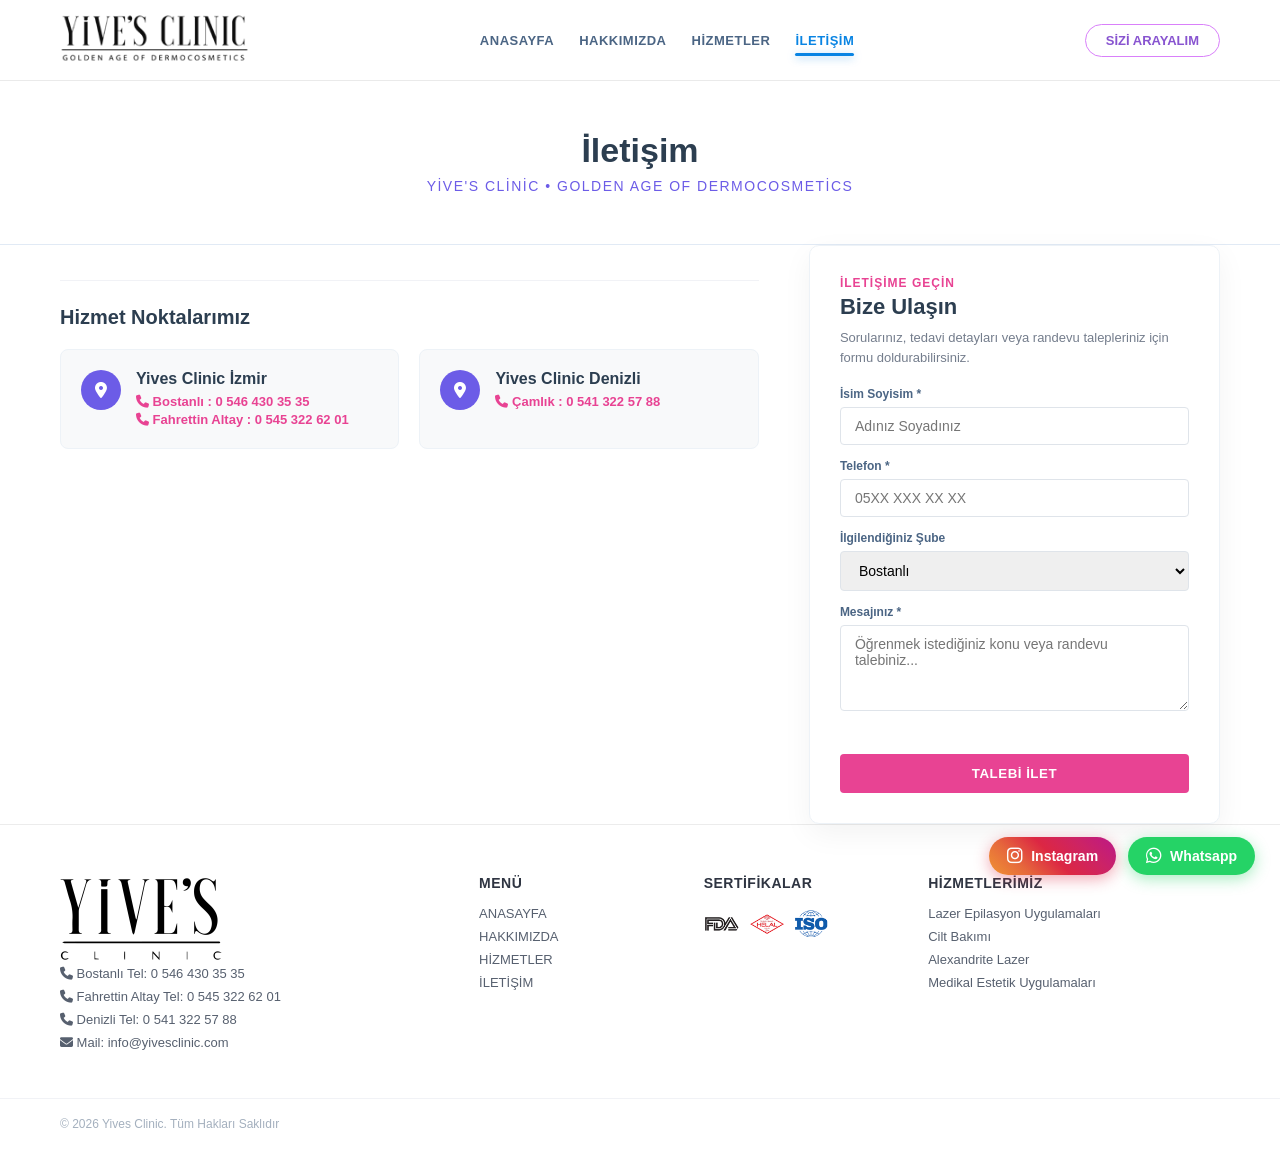
<file: iletisim.html>
<!DOCTYPE html>
<html lang="tr">
<head>
  <meta charset="UTF-8">
  <meta name="viewport" content="width=device-width, initial-scale=1.0">
  <title>İletişim | Yive's Clinic</title>
  <link rel="stylesheet" href="style.css">
  <link rel="stylesheet" href="https://cdnjs.cloudflare.com/ajax/libs/font-awesome/6.4.0/css/all.min.css">
</head>
<body>

  <!-- Header -->
  <header class="site-header">
    <div class="container header-container">
      <div class="logo-area">
        <a href="index.html">
          <img src="images/logo.png" alt="Yive's Clinic" onerror="this.onerror=null; this.src='https://via.placeholder.com/180x50?text=YIVE%27S+CLINIC'">
        </a>
      </div>

      <nav class="main-nav">
        <ul>
          <li><a href="index.html">ANASAYFA</a></li>
          <li><a href="hakkimizda.html">HAKKIMIZDA</a></li>
          <li><a href="hizmetlerimiz.html">HİZMETLER</a></li>
          <li><a href="iletisim.html" class="active">İLETİŞİM</a></li>
        </ul>
      </nav>

      <div class="header-action">
        <a href="index.html#call-back" class="btn-pill-outline">SİZİ ARAYALIM</a>
      </div>
    </div>
  </header>

  <!-- Sayfa Başlık Alanı (Hero Banner) -->
  <section class="page-title-banner">
    <div class="container">
      <h1>İletişim</h1>
      <p>Yive's Clinic • Golden Age of Dermocosmetics</p>
    </div>
  </section>

  <!-- Ana İçerik: Sol Metin + Sağ Form -->
    <div class="container page-content-grid">
      



        <!-- Hizmet Noktaları / Şubeler Kartı -->
        <div class="clinic-branches">
          <h3>Hizmet Noktalarımız</h3>
          
          <div class="branches-grid">
            <div class="branch-card">
              <div class="branch-icon"><i class="fa-solid fa-location-dot"></i></div>
              <div class="branch-info">
                <h4>Yives Clinic İzmir</h4>
                <a href="tel:05464303535" class="branch-phone"><i class="fa-solid fa-phone"></i>  Bostanlı : 0 546 430 35 35</a>
<a href="tel:05453226201" class="branch-phone"><i class="fa-solid fa-phone"></i>  Fahrettin Altay : 0 545 322 62 01</a>
              </div>
            </div>

            <div class="branch-card">
              <div class="branch-icon"><i class="fa-solid fa-location-dot"></i></div>
              <div class="branch-info">
                <h4>Yives Clinic Denizli</h4>
                <a href="tel:05413225788" class="branch-phone"><i class="fa-solid fa-phone"></i> Çamlık : 0 541 322 57 88</a>
              </div>
            </div>
          </div>
        </div>
      </article>

      <!-- Sağ Taraf: Bize Ulaşın Formu -->
      <aside class="content-form-col" id="about-contact">
        <div class="sidebar-contact-card">
          <p class="form-tag">İletişime Geçin</p>
          <h3>Bize Ulaşın</h3>
          <p class="form-desc">Sorularınız, tedavi detayları veya randevu talepleriniz için formu doldurabilirsiniz.</p>

          <form id="aboutContactForm">
            <div class="form-group">
              <label for="sideName">İsim Soyisim *</label>
              <input type="text" id="sideName" placeholder="Adınız Soyadınız" required>
            </div>

            <div class="form-group">
              <label for="sidePhone">Telefon *</label>
              <input type="tel" id="sidePhone" placeholder="05XX XXX XX XX" required>
            </div>

            <div class="form-group">
              <label for="sideBranch">İlgilendiğiniz Şube</label>
              <select id="sideBranch">
                <option value="Bostanlı">Bostanlı</option>
		<option value="Fahrettin Altay">Fahrettin Altay</option>
                <option value="Denizli">Denizli</option>
              </select>
            </div>

            <div class="form-group">
              <label for="sideMessage">Mesajınız *</label>
              <textarea id="sideMessage" rows="4" placeholder="Öğrenmek istediğiniz konu veya randevu talebiniz..." required></textarea>
            </div>

            <button type="submit" class="btn-pink btn-block">TALEBİ İLET</button>
          </form>
        </div>
      </aside>

    </div>
  </main>

  <!-- Footer -->
  <footer class="site-footer">
    <div class="container footer-top">
      <div class="footer-col brand-col">
<img src="images/logo2.png" alt="Yive's Clinic" onerror="this.onerror=null; this.src='https://via.placeholder.com/180x50?text=YIVE%27S+CLINIC'">
        <p><i class="fa-solid fa-phone"></i> Bostanlı Tel: 0 546 430 35 35</p>
        <p><i class="fa-solid fa-phone"></i> Fahrettin Altay Tel: 0 545 322 62 01</p>
        <p><i class="fa-solid fa-phone"></i> Denizli Tel: 0 541 322 57 88</p>
        <p><i class="fa-solid fa-envelope"></i> Mail: info@yivesclinic.com</p>
      </div>

      <div class="footer-col links-col">
        <h5>MENÜ</h5>
        <ul>
          <li><a href="index.html">ANASAYFA</a></li>
          <li><a href="hakkimizda.html" class="active">HAKKIMIZDA</a></li>
          <li><a href="hizmetlerimiz.html">HİZMETLER</a></li>
          <li><a href="iletisim.html">İLETİŞİM</a></li>
        </ul>
      </div>

      <div class="footer-col badges-col">
        <h5>SERTİFİKALAR</h5>
        <div class="cert-badges">
          <img src="images/fda.png" alt="FDA Approved" onerror="this.onerror=null; this.src='https://via.placeholder.com/60x30?text=FDA'">
          <img src="images/helal.png" alt="Helal Belgesi" onerror="this.onerror=null; this.src='https://via.placeholder.com/60x30?text=HELAL'">
          <img src="images/iso.png" alt="ISO Standard" onerror="this.onerror=null; this.src='https://via.placeholder.com/60x30?text=ISO'">
        </div>
      </div>

      <div class="footer-col services-list-col">
        <h5>HİZMETLERİMİZ</h5>
        <ul>
          <li><a href="hizmetlerimiz.html#lazer-epilasyon">Lazer Epilasyon Uygulamaları</a></li>
          <li><a href="hizmetlerimiz.html#cilt-bakimi">Cilt Bakımı</a></li>
          <li><a href="hizmetlerimiz.html#alexandrite">Alexandrite Lazer</a></li>
	  <li><a href="hizmetlerimiz.html#medikal-estetik">Medikal Estetik Uygulamaları</a></li>
        </ul>
      </div>
    </div>

    <div class="footer-bottom">
      <div class="container footer-bottom-inner">
        <p>© 2026 Yives Clinic. Tüm Hakları Saklıdır</p>
        </div>
      </div>
    </div>
  </footer>

<!-- Sabit İletişim Butonları -->
<div class="floating-actions-group">
  <!-- Instagram Butonu -->
  <a href="https://instagram.com/yivesclinic" 
     class="action-float instagram-float" 
     target="_blank" 
     rel="noopener noreferrer" 
     title="Instagram'da Takip Edin">
    <i class="fa-brands fa-instagram"></i>
    <span>Instagram</span>
  </a>

  <!-- WhatsApp Butonu -->
  <a href="https://wa.me/905453226202?text=Merhaba,%20yivesclinic.com%20üzerinden%20ulaşıyorum.%20Bilgi%20ve%20randevu%20almak%20istiyorum." 
     class="action-float whatsapp-float" 
     target="_blank" 
     rel="noopener noreferrer" 
     title="WhatsApp ile İletişime Geçin">
    <i class="fa-brands fa-whatsapp"></i>
    <span>Whatsapp</span>
  </a>
</div>

  <script src="script.js"></script>
</body>
</html>
</file>
<file: style.css>
* {
  box-sizing: border-box;
  margin: 0;
  padding: 0;
  font-family: -apple-system, BlinkMacSystemFont, "Segoe UI", Roboto, "Helvetica Neue", Arial, sans-serif;
}

body {
  color: #333;
  background-color: #ffffff;
  overflow-x: hidden;
}

.container {
  max-width: 1200px;
  margin: 0 auto;
  padding: 0 20px;
}


/* Header */
.site-header {
  background: #fff;
  border-bottom: 1px solid #eaeaea;
  position: sticky;
  top: 0;
  z-index: 100;
}

.header-container {
  display: flex;
  align-items: center;
  justify-content: space-between;
  height: 80px;
}

.logo-area img {
  max-height: 55px;
  object-fit: contain;
}

.main-nav ul {
  display: flex;
  list-style: none;
  gap: 25px;
}

.main-nav a {
  text-decoration: none;
  font-size: 13px;
  font-weight: 600;
  color: #4b6584;
  letter-spacing: 0.5px;
  position: relative;
  padding: 8px 0;
  transition: color 0.2s ease;
}

/* Üzerine gelince (Hover) */
.main-nav a:hover {
  color: #2e86de;
}

/* Aktif / Seçili Sayfa (Daha Tok Mavi + Alt Çizgi + Parlama Efekti) */
.main-nav a.active {
  color: #0984e3; /* Daha canlı, belirgin mavi tonu */
  font-weight: 700;
}

.main-nav a.active::after {
  content: "";
  position: absolute;
  bottom: 0;
  left: 0;
  width: 100%;
  height: 3px;
  background-color: #0984e3;
  border-radius: 2px;
  box-shadow: 0 2px 8px rgba(9, 132, 227, 0.4); /* Hafif ışıldayan parlama hissi */
}

.btn-pill-outline {
  display: inline-block;
  padding: 8px 20px;
  border: 1.5px solid #d980fa;
  border-radius: 20px;
  color: #8854d0;
  text-decoration: none;
  font-size: 13px;
  font-weight: 600;
  transition: all 0.2s ease;
}

.btn-pill-outline:hover {
  background-color: #d980fa;
  color: #fff;
}

/* Hero Slider */
.hero-slider-section {
  position: relative;
  background-color: rgb(255, 255, 255);
  transition: background-color 0.8s ease;
  min-height: 500px;
  display: flex;
  align-items: center;
  overflow: hidden;
}

.slide {
  display: none;
  width: 100%;
  animation: fadeIn 0.6s ease-in-out;
}

.slide.active {
  display: block;
}

@keyframes fadeIn {
  from { opacity: 0; transform: translateY(5px); }
  to { opacity: 1; transform: translateY(0); }
}

.slide-content {
  display: flex;
  align-items: center;
  justify-content: space-between;
  padding: 50px 20px;
}

.slide-text {
  flex: 1;
  max-width: 550px;
}

.slide-text h2 {
  font-size: 42px;
  color: #6c5ce7;
  font-weight: 400;
  margin-bottom: 15px;
}

.slide-subtitle {
  font-size: 18px;
  color: #718096;
  margin-bottom: 5px;
}

.slide-details {
  font-size: 16px;
  color: #a0aec0;
  font-style: italic;
  margin-bottom: 25px;
}

.slide-buttons {
  display: flex;
  gap: 12px;
}

.btn {
  padding: 10px 26px;
  border-radius: 20px;
  text-decoration: none;
  font-size: 13px;
  font-weight: 600;
  letter-spacing: 0.5px;
  border: 1px solid transparent;
  cursor: pointer;
}

.btn-primary {
  background-color: #6c5ce7;
  color: #fff;
}

.btn-secondary {
  border-color: #6c5ce7;
  color: #6c5ce7;
  background: transparent;
}

.slide-image {
  flex: 1;
  display: flex;
  justify-content: flex-end;
}

.slide-image img {
  max-width: 440px;
  max-height: 380px;
  object-fit: contain;
}

.slider-dots {
  position: absolute;
  bottom: 20px;
  left: 50%;
  transform: translateX(-50%);
  display: flex;
  gap: 8px;
}

.dot {
  width: 10px;
  height: 10px;
  background-color: #cbd5e0;
  border-radius: 50%;
  cursor: pointer;
  transition: background-color 0.2s;
}

.dot.active {
  background-color: #6c5ce7;
  width: 25px;
  border-radius: 10px;
}

/* Sizi Arayalım (Callback Form) */
.callback-section {
  padding: 45px 0 35px 0;
  text-align: center;
  background: #fff;
}

.callback-tag {
  color: #e84393;
  font-size: 15px;
  margin-bottom: 5px;
}

.callback-title {
  color: #2c3e50;
  font-size: 26px;
  font-weight: 700;
  margin-bottom: 6px;
}

.callback-desc {
  color: #7f8c8d;
  font-size: 13px;
  margin-bottom: 25px;
}

.callback-form {
  display: flex;
  justify-content: center;
  gap: 12px;
  max-width: 750px;
  margin: 0 auto;
}

.callback-form input {
  flex: 1;
  padding: 12px 18px;
  border: 1px solid #e0e0e0;
  border-radius: 4px;
  font-size: 14px;
  outline: none;
}

.callback-form input:focus {
  border-color: #e84393;
}

.btn-pink {
  padding: 12px 35px;
  background-color: #e84393;
  color: #fff;
  border: none;
  border-radius: 4px;
  font-weight: bold;
  cursor: pointer;
  letter-spacing: 0.5px;
}

/* Hizmetlerimiz */
.services-section {
  padding: 40px 0 60px 0;
}

.section-heading {
  text-align: center;
  font-size: 28px;
  color: #2c3e50;
  font-weight: 700;
  margin-bottom: 40px;
}

.services-grid {
  display: grid;
  grid-template-columns: repeat(4, 1fr);
  gap: 20px;
}

.service-card {
  border: 1px solid #f1f2f6;
  box-shadow: 0 4px 15px rgba(0,0,0,0.03);
  border-radius: 6px;
  padding: 20px;
  text-align: center;
  background: #fff;
  display: flex;
  flex-direction: column;
  justify-content: space-between;
  text-decoration: none; /* Alt çizgiyi kaldırır */
  color: inherit;         /* Metin rengini bozmaz */
  cursor: pointer;
  transition: transform 0.2s ease, box-shadow 0.2s ease;
}

.service-card:hover {
  transform: translateY(-5px);
  box-shadow: 0 8px 25px rgba(0,0,0,0.08);
}

.service-card .card-img {
  height: 200px;
  display: flex;
  align-items: center;
  justify-content: center;
  margin-bottom: 15px;
}

.service-card img {
  max-width: 100%;
  max-height: 100%;
  object-fit: contain;
}

.service-card h4 {
  font-size: 13px;
  color: #2f3542;
  font-weight: 700;
  letter-spacing: 0.5px;
}

/* Mesaj & Randevu Formu */
.contact-box-section {
  padding: 40px 0 60px;
  background-color: #ffffff;
}

.contact-box {
  max-width: 650px;
  margin: 0 auto;
  background: #fff;
  padding: 35px;
  border-radius: 8px;
  box-shadow: 0 5px 20px rgba(0,0,0,0.05);
  text-align: center;
}

.contact-box h3 {
  font-size: 22px;
  color: #2c3e50;
  margin-bottom: 8px;
}

.contact-box p {
  color: #7f8c8d;
  font-size: 14px;
  margin-bottom: 20px;
}

.form-row {
  display: flex;
  gap: 15px;
  margin-bottom: 15px;
}

.form-row input, textarea {
  width: 100%;
  padding: 12px;
  border: 1px solid #dfe4ea;
  border-radius: 4px;
  font-size: 14px;
  outline: none;
}

textarea {
  resize: vertical;
  margin-bottom: 15px;
}

/* Footer */
.site-footer {
  background-color: #ffffff;
  border-top: 1px solid #ececec;
  padding-top: 50px;
}

.footer-top {
  display: grid;
  grid-template-columns: 2fr 1fr 1fr 1.5fr;
  gap: 30px;
  padding-bottom: 40px;
}

.brand-col h2 {
  font-size: 22px;
  letter-spacing: 2px;
  margin-bottom: 3px;
}

.brand-col .tagline {
  font-size: 10px;
  color: #7f8c8d;
  letter-spacing: 1px;
  margin-bottom: 15px;
}

.brand-col p {
  font-size: 13px;
  color: #57606f;
  margin-bottom: 8px;
}

.footer-col h5 {
  font-size: 14px;
  color: #2f3542;
  margin-bottom: 15px;
  letter-spacing: 0.5px;
}

.footer-col ul {
  list-style: none;
}

.footer-col ul li {
  margin-bottom: 8px;
  font-size: 13px;
  color: #57606f;
}

.footer-col ul li a {
  color: #57606f;
  text-decoration: none;
}

.cert-badges {
  display: flex;
  gap: 10px;
  align-items: center;
}

.cert-badges img {
  max-height: 35px;
  object-fit: contain;
}

.footer-bottom {
  border-top: 1px solid #f1f2f6;
  padding: 18px 0;
}

.footer-bottom-inner {
  display: flex;
  justify-content: space-between;
  align-items: center;
  font-size: 12px;
  color: #a4b0be;
}

.footer-social a {
  color: #57606f;
  margin-left: 12px;
  font-size: 14px;
}


/* Mobil Uyumluluk */
@media (max-width: 900px) {
  .services-grid {
    grid-template-columns: repeat(2, 1fr);
  }
  .footer-top {
    grid-template-columns: 1fr 1fr;
  }
}

@media (max-width: 600px) {
  .header-container {
    flex-direction: column;
    height: auto;
    padding: 15px;
    gap: 10px;
  }
  .slide-content {
    flex-direction: column-reverse;
    text-align: center;
    padding: 30px 15px;
  }
  .slide-buttons {
    justify-content: center;
  }
  .callback-form, .form-row {
    flex-direction: column;
  }
  .services-grid {
    grid-template-columns: 1fr;
  }
  .footer-top {
    grid-template-columns: 1fr;
  }
}

/* --- İç Sayfa Başlık Alanı (Hero Banner) --- */
.page-title-banner {
  background-color: rgb(255, 255, 255);
  padding: 50px 0;
  text-align: center;
  border-bottom: 1px solid #e1eaf5;
}

.page-title-banner h1 {
  font-size: 34px;
  color: #2c3e50;
  margin-bottom: 8px;
  font-weight: 700;
}

.page-title-banner p {
  color: #6c5ce7;
  font-size: 14px;
  letter-spacing: 1.5px;
  text-transform: uppercase;
}

/* --- Sayfa İçerik Izgarası (Grid) --- */
.page-content-section {
  padding: 60px 0;
  background-color: #fff;
}

.page-content-grid {
  display: grid;
  grid-template-columns: 1.7fr 1fr;
  gap: 50px;
  align-items: start;
}

/* Sol Metin Kolonu */
.content-text-col h2 {
  font-size: 28px;
  color: #6c5ce7;
  margin-bottom: 22px;
  font-weight: 600;
}

.content-text-col p {
  font-size: 15px;
  line-height: 1.8;
  color: #57606f;
  margin-bottom: 18px;
}

/* Şube Kartları */
.clinic-branches {
  margin-top: 35px;
  padding-top: 25px;
  border-top: 1px solid #f1f2f6;
}

.clinic-branches h3 {
  font-size: 20px;
  color: #2c3e50;
  margin-bottom: 20px;
}

.branches-grid {
  display: grid;
  grid-template-columns: 1fr 1fr;
  gap: 20px;
}

.branch-card {
  display: flex;
  align-items: flex-start;
  gap: 15px;
  background: #f8f9fa;
  padding: 20px;
  border-radius: 8px;
  border: 1px solid #edf2f7;
}

.branch-icon {
  width: 40px;
  height: 40px;
  background: #6c5ce7;
  color: #fff;
  border-radius: 50%;
  display: flex;
  align-items: center;
  justify-content: center;
  font-size: 16px;
  flex-shrink: 0;
}

.branch-info h4 {
  font-size: 16px;
  color: #2c3e50;
  margin-bottom: 4px;
}

.branch-info .doctor-title {
  font-size: 13px;
  color: #747d8c;
  margin-bottom: 8px;
  line-height: 1.4;
}

.branch-phone {
  display: inline-block;
  font-size: 13px;
  font-weight: 700;
  color: #e84393;
  text-decoration: none;
}

.branch-phone:hover {
  text-decoration: underline;
}

/* Sağ Yan Form (Sidebar) */
.sidebar-contact-card {
  background: #ffffff;
  padding: 30px;
  border-radius: 10px;
  box-shadow: 0 10px 30px rgba(0, 0, 0, 0.05);
  border: 1px solid #edf2f7;
  position: sticky;
  top: 100px;
}

.form-tag {
  color: #e84393;
  font-size: 12px;
  font-weight: 700;
  text-transform: uppercase;
  letter-spacing: 1px;
  margin-bottom: 4px;
}

.sidebar-contact-card h3 {
  font-size: 22px;
  color: #2c3e50;
  margin-bottom: 8px;
}

.sidebar-contact-card .form-desc {
  font-size: 13px;
  color: #747d8c;
  margin-bottom: 20px;
  line-height: 1.5;
}

.form-group {
  margin-bottom: 14px;
}

.form-group label {
  display: block;
  font-size: 12px;
  font-weight: 600;
  color: #4b6584;
  margin-bottom: 6px;
}

.form-group input, 
.form-group select, 
.form-group textarea {
  width: 100%;
  padding: 10px 14px;
  border: 1px solid #dfe4ea;
  border-radius: 4px;
  font-size: 14px;
  outline: none;
  font-family: inherit;
}

.form-group input:focus, 
.form-group select:focus, 
.form-group textarea:focus {
  border-color: #6c5ce7;
}

.btn-block {
  width: 100%;
  margin-top: 10px;
}

/* Mobil Uyumluluk */
@media (max-width: 900px) {
  .page-content-grid {
    grid-template-columns: 1fr;
  }
  .branches-grid {
    grid-template-columns: 1fr;
  }
  .sidebar-contact-card {
    position: static;
  }
}

/* Pürüzsüz Kaydırma ve Sabit Header Payı */
html {
  scroll-behavior: smooth;
  scroll-padding-top: 140px; /* Header ve Sticky menünün başlığı örtmesini engeller */
}

/* Hızlı Atlama (Subnav Bar) */
.services-subnav {
  position: sticky;
  top: 80px; /* Header yüksekliğinin hemen altı */
  background: #ffffff;
  border-bottom: 2px solid #edf2f7;
  z-index: 90;
  box-shadow: 0 4px 10px rgba(0,0,0,0.03);
}

.services-subnav-inner {
  display: flex;
  justify-content: center;
  gap: 15px;
  padding: 12px 0;
  overflow-x: auto;
}

.subnav-item {
  display: inline-flex;
  align-items: center;
  gap: 8px;
  padding: 8px 18px;
  background: #f8f9fa;
  border-radius: 20px;
  color: #4b6584;
  text-decoration: none;
  font-size: 13px;
  font-weight: 600;
  white-space: nowrap;
  transition: all 0.2s ease;
  border: 1px solid #e2e8f0;
}

.subnav-item:hover {
  background: #6c5ce7;
  color: #ffffff;
  border-color: #6c5ce7;
}

/* Hizmet Detay Bölümleri */
.services-content-wrapper {
  padding: 60px 0 90px;
}

.service-detail-section {
  padding: 20px 0;
}

.section-badge {
  display: inline-block;
  padding: 4px 12px;
  background-color: rgb(255, 255, 255);
  color: #1e3799;
  border-radius: 4px;
  font-size: 12px;
  font-weight: 700;
  letter-spacing: 0.8px;
  text-transform: uppercase;
  margin-bottom: 12px;
}

.service-detail-section h2 {
  font-size: 32px;
  color: #2c3e50;
  margin-bottom: 20px;
}

.service-detail-section h3 {
  font-size: 20px;
  color: #4b6584;
  margin: 30px 0 18px;
}

.service-highlight-box {
  background: #fdfafb;
  border-left: 4px solid #e84393;
  padding: 20px;
  border-radius: 0 8px 8px 0;
  font-size: 15px;
  line-height: 1.8;
  color: #4a5568;
  margin-bottom: 25px;
}

/* Özellik Kartları Grid */
.feature-cards-grid {
  display: grid;
  grid-template-columns: repeat(auto-fit, minmax(280px, 1fr));
  gap: 20px;
}

.feature-card {
  background: #ffffff;
  border: 1px solid #edf2f7;
  padding: 22px;
  border-radius: 8px;
  box-shadow: 0 4px 15px rgba(0,0,0,0.02);
}

.feature-card h4 {
  font-size: 15px;
  color: #6c5ce7;
  margin-bottom: 10px;
  display: flex;
  align-items: center;
  gap: 8px;
}

.feature-card p {
  font-size: 14px;
  color: #718096;
  line-height: 1.6;
}

/* Alt Uygulamalar Grid (Cilt Bakımı) */
.sub-treatments-grid {
  display: grid;
  grid-template-columns: repeat(auto-fit, minmax(320px, 1fr));
  gap: 20px;
}

.treatment-card {
  background: #ffffff;
  border: 1px solid #e2e8f0;
  border-radius: 8px;
  padding: 24px;
}

.treatment-card.featured-border {
  border-color: #d980fa;
  background: #fbf9ff;
}

.treatment-card h4 {
  font-size: 17px;
  color: #2c3e50;
  margin-bottom: 10px;
}

.treatment-card p {
  font-size: 14px;
  color: #57606f;
  line-height: 1.7;
}

/* Medikal Estetik Detay Kartları */
.medical-treatments-list {
  display: flex;
  flex-direction: column;
  gap: 25px;
}

.medical-item {
  background: #ffffff;
  border: 1px solid #edf2f7;
  border-radius: 8px;
  padding: 28px;
  box-shadow: 0 5px 20px rgba(0,0,0,0.02);
}

.medical-item h3 {
  font-size: 22px;
  color: #6c5ce7;
  margin-top: 0;
  margin-bottom: 12px;
}

.medical-item p {
  font-size: 14px;
  line-height: 1.8;
  color: #57606f;
  margin-bottom: 15px;
}

.steps-box {
  background: #f8f9fa;
  padding: 16px 20px;
  border-radius: 6px;
  margin: 15px 0;
  font-size: 13.5px;
}

.steps-box ol {
  margin-left: 20px;
  margin-top: 8px;
  color: #4b6584;
  line-height: 1.7;
}

.faq-mini-grid {
  display: grid;
  grid-template-columns: repeat(auto-fit, minmax(220px, 1fr));
  gap: 12px;
  background: #fbfbfd;
  padding: 15px;
  border-radius: 6px;
  font-size: 13px;
  color: #4b6584;
  margin-top: 15px;
  border: 1px solid #edf2f7;
}

.section-divider {
  border: 0;
  height: 1px;
  background: #e2e8f0;
  margin: 50px 0;
}

/* Sağ Alttaki Yukarı Çık Butonu */
.scroll-to-top {
  position: fixed;
  bottom: 85px; /* WhatsApp butonunun hemen üstünde yer alır */
  right: 25px;
  width: 42px;
  height: 42px;
  background-color: #6c5ce7;
  color: #fff;
  border: none;
  border-radius: 50%;
  cursor: pointer;
  display: none; /* JS ile scroll edildikçe görünür */
  align-items: center;
  justify-content: center;
  font-size: 16px;
  box-shadow: 0 4px 12px rgba(108, 92, 231, 0.3);
  z-index: 998;
  transition: opacity 0.3s ease;
}

.scroll-to-top:hover {
  background-color: #5344d1;
}

/* Sabit Sağ Alt Buton Grubu */
.floating-actions-group {
  position: fixed;
  bottom: 25px;
  right: 25px;
  display: flex;
  align-items: center;
  gap: 12px;
  z-index: 1000;
}

/* Ortak Buton Yapısı */
.action-float {
  display: inline-flex;
  align-items: center;
  gap: 8px;
  padding: 10px 18px;
  border-radius: 30px;
  color: #ffffff;
  text-decoration: none;
  font-weight: 600;
  font-size: 14px;
  cursor: pointer;
  transition: transform 0.2s ease, box-shadow 0.2s ease;
}

.action-float:hover {
  transform: translateY(-2px);
}

.action-float i {
  font-size: 18px;
}

/* WhatsApp Rengi ve Gölgesi */
.whatsapp-float {
  background-color: #25d366;
  box-shadow: 0 4px 15px rgba(37, 211, 102, 0.4);
}

.whatsapp-float:hover {
  box-shadow: 0 6px 18px rgba(37, 211, 102, 0.5);
}

/* Instagram Gradyanı ve Gölgesi */
.instagram-float {
  background: linear-gradient(45deg, #f09433 0%, #e6683c 25%, #dc2743 50%, #cc2366 75%, #bc1888 100%);
  box-shadow: 0 4px 15px rgba(220, 39, 67, 0.4);
}

.instagram-float:hover {
  box-shadow: 0 6px 18px rgba(220, 39, 67, 0.5);
}

/* Mobilde Butonların Taşmaması İçin Düzenleme */
@media (max-width: 480px) {
  .floating-actions-group {
    bottom: 15px;
    right: 15px;
    gap: 8px;
  }
  .action-float {
    padding: 9px 14px;
    font-size: 13px;
  }
}
</file>
